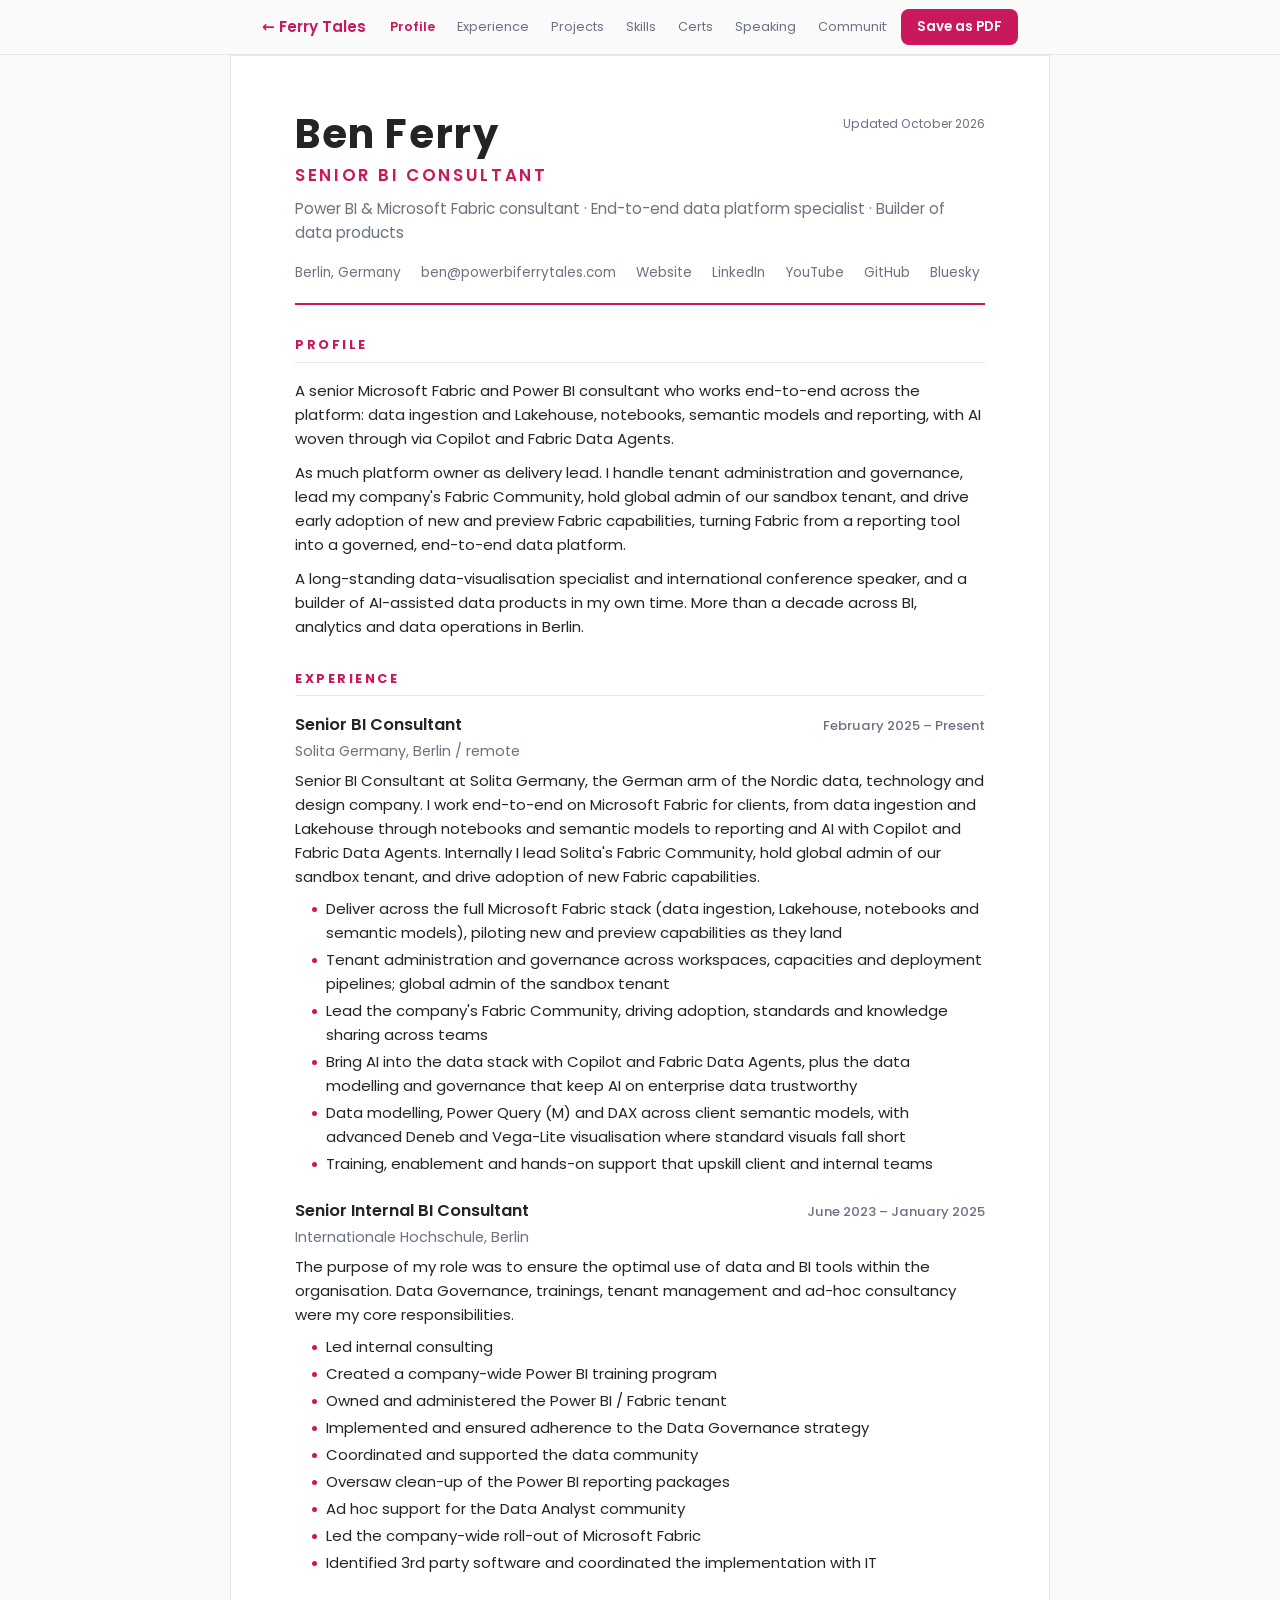
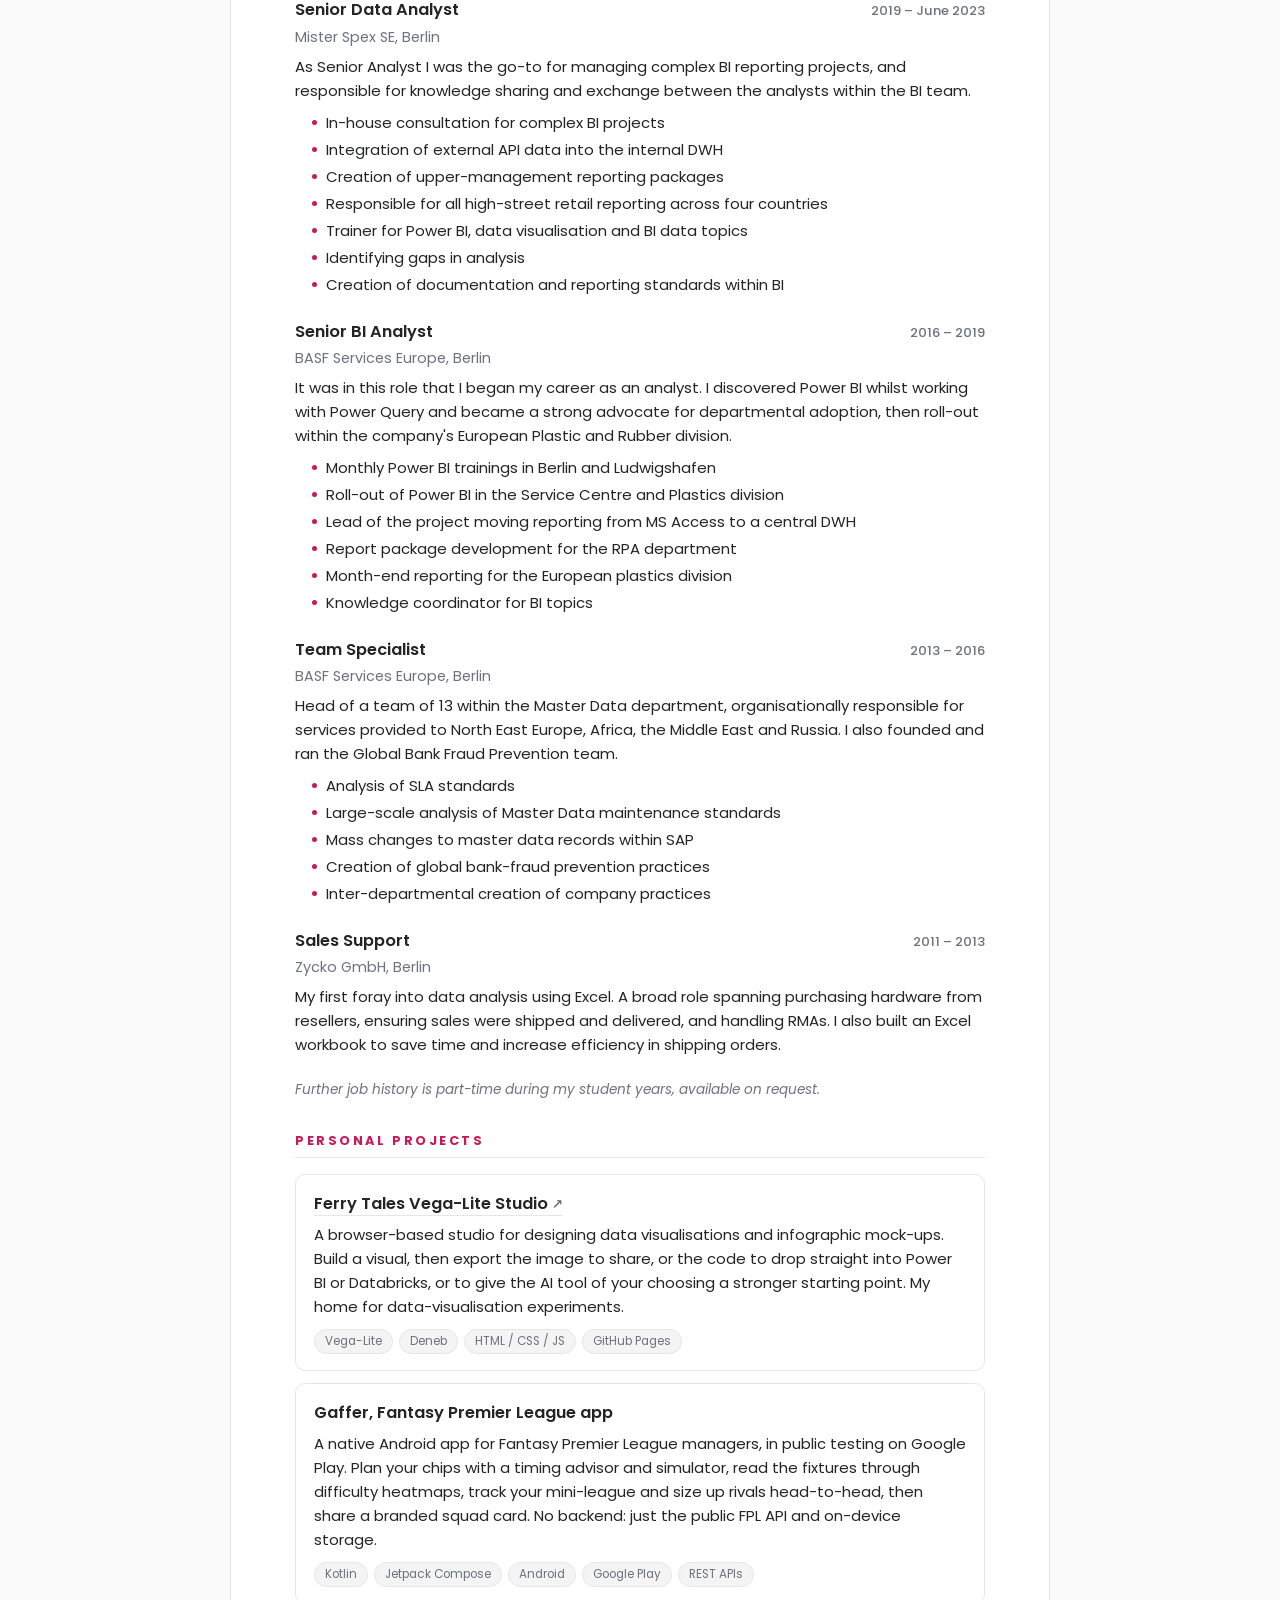
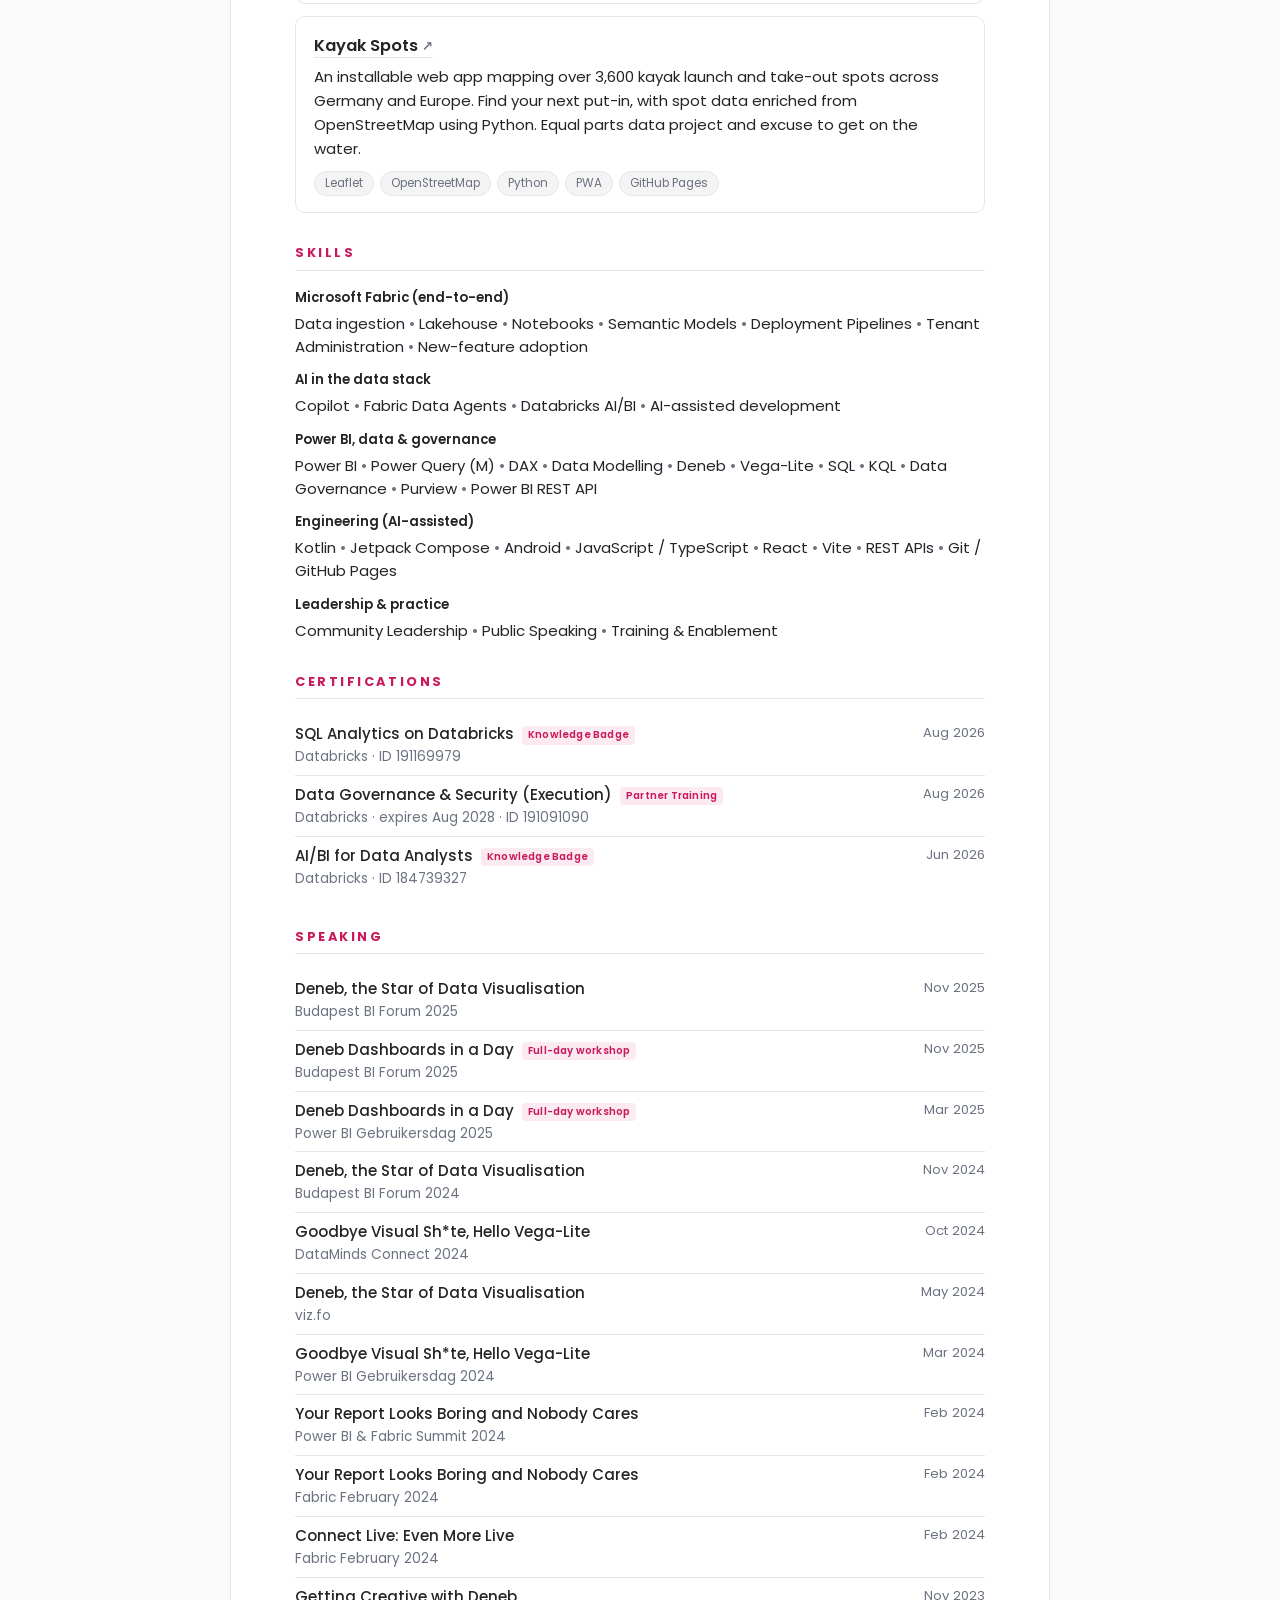
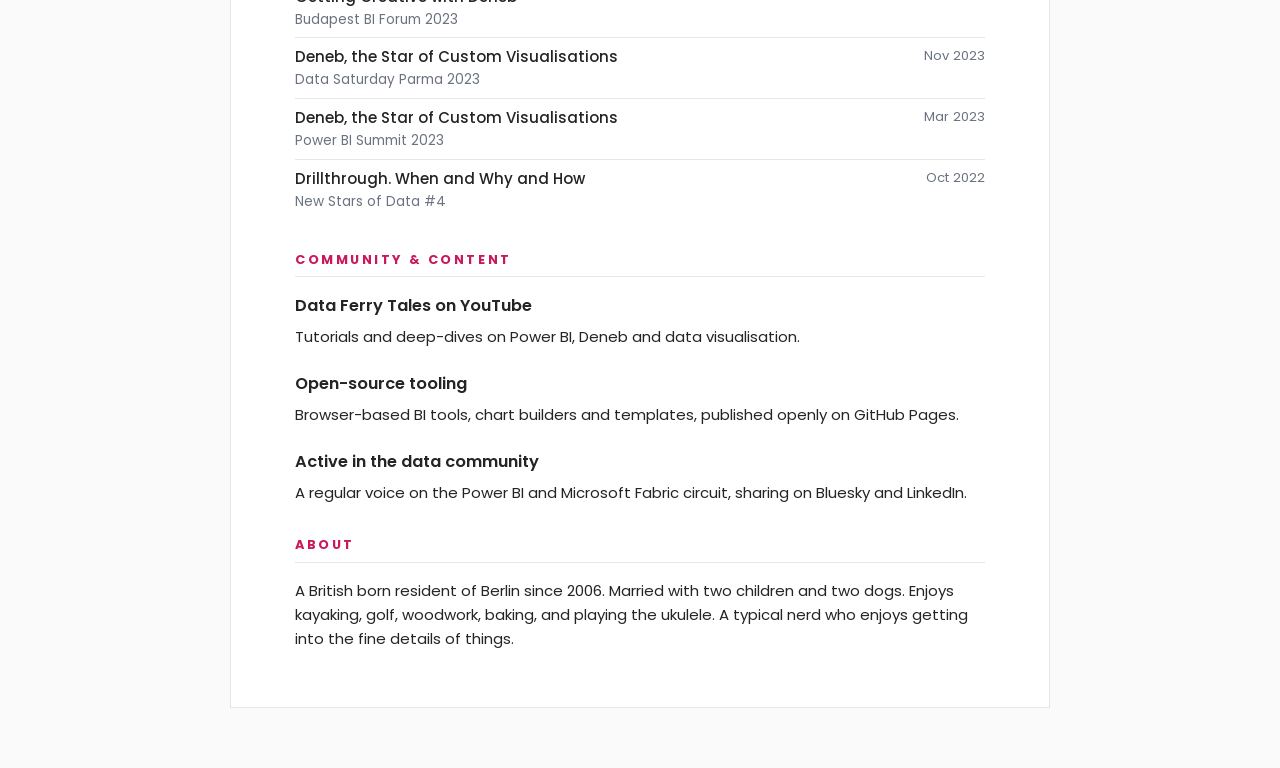
<file: cv/index.html>
<!DOCTYPE html>
<html lang="en">
<head>
  <meta charset="UTF-8">
  <meta name="viewport" content="width=device-width, initial-scale=1.0">
  <title>Ben Ferry, CV</title>
  <meta name="description" content="Living CV of Ben Ferry, Senior BI Consultant. Power BI &amp; Microsoft Fabric, data visualisation, and a builder of data products.">
  <meta property="og:title" content="Ben Ferry, CV">
  <meta property="og:description" content="Senior BI Consultant. Power BI &amp; Microsoft Fabric, data visualisation, builder of data products.">
  <meta property="og:type" content="profile">
  <link rel="preconnect" href="https://fonts.googleapis.com">
  <link rel="preconnect" href="https://fonts.gstatic.com" crossorigin>
  <link href="https://fonts.googleapis.com/css2?family=Poppins:wght@400;500;600;700&display=swap" rel="stylesheet">
  <style>
    /* ── Tokens — one accent, neutrals exempt ── */
    :root{
      --accent:#c9185b;       /* the single brand accent */
      --ink:#222426;          /* primary text */
      --muted:#6b7280;        /* secondary text / dates */
      --rule:#e6e6e6;         /* hairline separators */
      --paper:#ffffff;
      --chip:#f4f4f5;         /* neutral chip fill */
      --maxw:820px;
    }
    *,*::before,*::after{box-sizing:border-box;margin:0;padding:0}
    html{-webkit-text-size-adjust:100%;scroll-behavior:smooth}
    @media(prefers-reduced-motion:reduce){html{scroll-behavior:auto}}
    body{
      font-family:'Poppins',system-ui,sans-serif;
      color:var(--ink);
      background:#fafafa;
      line-height:1.6;
      font-size:15px;
    }

    /* ── Scroll progress (screen only) ── */
    .progress{position:fixed;top:0;left:0;height:3px;width:0;background:var(--accent);z-index:60;transition:width .08s linear}

    /* ── Sticky top bar (screen only) ── */
    .topbar{position:sticky;top:0;z-index:50;background:rgba(250,250,250,.9);backdrop-filter:saturate(180%) blur(8px);-webkit-backdrop-filter:saturate(180%) blur(8px);border-bottom:1px solid var(--rule)}
    .topbar-inner{max-width:var(--maxw);margin:0 auto;display:flex;align-items:center;gap:14px;padding:9px 32px}
    .brand{color:var(--accent);text-decoration:none;font-weight:600;font-size:.95rem;white-space:nowrap}
    .brand:hover{opacity:.7}
    .secnav{display:flex;gap:2px;flex:1;overflow-x:auto;scrollbar-width:none}
    .secnav::-webkit-scrollbar{display:none}
    .secnav a{font-size:.8rem;color:var(--muted);text-decoration:none;padding:5px 10px;border-radius:6px;white-space:nowrap;transition:color .15s,background .15s}
    .secnav a:hover{color:var(--ink);background:var(--chip)}
    .secnav a.active{color:var(--accent);font-weight:600}
    .topbar-actions{display:flex;align-items:center;gap:10px;white-space:nowrap}
    .updated{color:var(--muted);font-size:.8rem}
    .btn{
      font-family:inherit;font-size:.85rem;font-weight:600;
      color:#fff;background:var(--accent);
      border:none;border-radius:8px;
      padding:8px 16px;cursor:pointer;
      transition:opacity .15s;
    }
    .btn:hover{opacity:.85}

    /* ── Sheet ── */
    .sheet{
      max-width:var(--maxw);
      margin:0 auto 60px;
      background:var(--paper);
      border:1px solid var(--rule);
      padding:56px 64px;
    }

    /* ── Masthead ── */
    .masthead{position:relative;border-bottom:2px solid var(--accent);padding-bottom:20px;margin-bottom:28px}
    .masthead .stamp{position:absolute;top:2px;right:0;color:var(--muted);font-size:.76rem}
    .masthead h1{
      font-size:2.5rem;font-weight:700;letter-spacing:.04em;
      color:var(--ink);line-height:1.1;
    }
    .masthead .role{
      color:var(--accent);font-weight:600;font-size:1.05rem;
      letter-spacing:.16em;text-transform:uppercase;margin-top:6px;
    }
    .masthead .tagline{color:var(--muted);margin-top:8px;font-size:.95rem}
    .contact{
      display:flex;flex-wrap:wrap;gap:6px 20px;margin-top:16px;
      font-size:.85rem;
    }
    .contact a,.contact span{color:var(--muted);text-decoration:none}
    .contact a:hover{color:var(--accent)}

    /* ── Sections ── */
    section{margin-top:30px;scroll-margin-top:66px}
    h2{
      font-size:.8rem;font-weight:700;letter-spacing:.2em;text-transform:uppercase;
      color:var(--accent);
      padding-bottom:6px;border-bottom:1px solid var(--rule);
      margin-bottom:16px;
    }
    .profile p{margin-bottom:10px}
    .profile p:last-child{margin-bottom:0}

    /* ── Entry (experience / now) ── */
    .entry{margin-bottom:22px;break-inside:avoid}
    .entry:last-child{margin-bottom:0}
    .entry-head{display:flex;justify-content:space-between;align-items:baseline;gap:16px;flex-wrap:wrap}
    .entry-title{font-weight:600;font-size:1.02rem}
    .entry-org{color:var(--muted);font-size:.9rem;margin-top:2px}
    .entry-dates{color:var(--muted);font-size:.82rem;white-space:nowrap;font-weight:500}
    .entry-summary{margin-top:6px}
    .entry ul{margin:8px 0 0 0;padding-left:1.1em;list-style:none}
    .entry ul li{position:relative;padding-left:14px;margin-bottom:3px}
    .entry ul li::before{content:"";position:absolute;left:0;top:.62em;width:5px;height:5px;background:var(--accent);border-radius:50%}

    /* ── Tags ── */
    .tags{display:flex;flex-wrap:wrap;gap:6px;margin-top:10px}
    .tag{
      font-size:.74rem;color:var(--muted);
      background:var(--chip);border:1px solid var(--rule);
      border-radius:999px;padding:2px 10px;
    }

    /* ── Skills ── */
    .skill-group{margin-bottom:11px}
    .skill-group h3{font-size:.82rem;font-weight:600;color:var(--ink);margin-bottom:4px}
    .skill-line{line-height:1.55;margin:0}
    .skill-line .sep{color:var(--muted)}

    /* ── Speaking ── */
    .talk{display:flex;justify-content:space-between;gap:16px;padding:7px 0;border-bottom:1px solid var(--rule)}
    .talk:last-child{border-bottom:none}
    .talk .meta{min-width:0}
    .talk .title{font-weight:500}
    .talk .event{color:var(--muted);font-size:.85rem}
    .talk .date{color:var(--muted);font-size:.82rem;white-space:nowrap}
    .talk-label{display:inline-block;font-size:.64rem;font-weight:600;color:var(--accent);background:#fbeaf0;border-radius:4px;padding:1px 6px;margin-left:8px;vertical-align:1px;letter-spacing:.02em}

    /* ── Two-up footer sections ── */
    .grid2{display:grid;grid-template-columns:1fr 1fr;gap:30px}
    .pill-list{display:flex;flex-wrap:wrap;gap:6px}
    .footer .interests{margin-top:8px}
    .note{color:var(--muted);font-size:.85rem;font-style:italic;margin-top:10px}

    /* ── Website-feel touches (screen only) ── */
    .contact a{transition:color .15s}
    .now .entry{border:1px solid var(--rule);border-radius:10px;padding:16px 18px;margin-bottom:12px}
    .now .entry:last-child{margin-bottom:0}
    .entry-title a{color:inherit;text-decoration:none;border-bottom:1px solid var(--rule);transition:color .15s,border-color .15s}
    .entry-title a:hover{color:var(--accent);border-bottom-color:var(--accent)}
    .entry-title .ext{color:var(--muted);font-size:.82em;border:none}
    .now-fig{display:block;margin:12px 0 2px}
    .now-fig img{display:block;width:100%;max-width:420px;height:auto;border:1px solid var(--rule);border-radius:8px;background:#f6f5f2}

    /* ── Scroll reveal (only when JS runs; print & reduced-motion opt out) ── */
    html.js .reveal{opacity:0;transform:translateY(14px);transition:opacity .5s ease,transform .5s ease}
    html.js .reveal.in{opacity:1;transform:none}
    @media(prefers-reduced-motion:reduce){html.js .reveal{opacity:1;transform:none;transition:none}}

    @media(max-width:680px){
      .sheet{padding:32px 22px}
      .masthead h1{font-size:2rem}
      .grid2{grid-template-columns:1fr;gap:20px}
      .topbar-inner{padding:9px 16px;gap:10px}
    }

    /* Hide the section nav before it gets tight enough to clip a label */
    @media(max-width:760px){ .secnav{display:none} }

    /* ── Print / PDF ── */
    @media print{
      html{font-size:12.27px}
      body{background:#fff;font-size:11.5px}
      .topbar,.progress{display:none}
      .sheet{border:none;max-width:none;margin:0;padding:0 5mm}
      section{margin-top:16px}
      .masthead{margin-bottom:16px;padding-bottom:14px}
      h2{break-after:avoid;margin-bottom:10px;padding-bottom:5px}
      .profile p{margin-bottom:7px}
      .entry{margin-bottom:12px;break-inside:auto}
      .talk,.skill-group,.now .entry{break-inside:avoid}
      .skill-group{margin-bottom:7px}
      .talk{padding:4px 0}
      .now .entry{border:none;border-radius:0;padding:0;margin-bottom:12px}
      .reveal{opacity:1 !important;transform:none !important}
      a{color:inherit;text-decoration:none}
      @page{margin:10mm}
    }
  </style>
</head>
<body>

  <div class="progress" id="progress" aria-hidden="true"></div>

  <header class="topbar">
    <div class="topbar-inner">
      <a class="brand" href="../index.html">← Ferry Tales</a>
      <nav class="secnav" id="secnav" aria-label="CV sections"></nav>
      <div class="topbar-actions">
        <button class="btn" onclick="window.print()">Save as PDF</button>
      </div>
    </div>
  </header>

  <main class="sheet" id="cv" aria-busy="true">
    <p style="color:var(--muted)">Loading…</p>
  </main>

  <!-- ════════════════════════════════════════════════════════════════
       CV DATA — single source of truth. Edit this block to update the CV.
       (Embedded so the page works when opened directly, with no server.)
       ════════════════════════════════════════════════════════════════ -->
  <script type="application/json" id="cv-data">
{
  "updated": "October 2026",
  "name": "Ben Ferry",
  "title": "Senior BI Consultant",
  "tagline": "Power BI & Microsoft Fabric consultant · End-to-end data platform specialist · Builder of data products",
  "contact": {
    "email": "ben@powerbiferrytales.com",
    "location": "Berlin, Germany",
    "website": "https://dataferrytales.github.io",
    "youtube": "https://www.youtube.com/@DataFerryTales",
    "linkedin": "https://www.linkedin.com/in/dataferrytales/",
    "github": "https://github.com/dataferrytales",
    "bluesky": "https://bsky.app/profile/dataferrytales.bsky.social"
  },
  "profile": [
    "A senior Microsoft Fabric and Power BI consultant who works end-to-end across the platform: data ingestion and Lakehouse, notebooks, semantic models and reporting, with AI woven through via Copilot and Fabric Data Agents.",
    "As much platform owner as delivery lead. I handle tenant administration and governance, lead my company's Fabric Community, hold global admin of our sandbox tenant, and drive early adoption of new and preview Fabric capabilities, turning Fabric from a reporting tool into a governed, end-to-end data platform.",
    "A long-standing data-visualisation specialist and international conference speaker, and a builder of AI-assisted data products in my own time. More than a decade across BI, analytics and data operations in Berlin."
  ],
  "now": [
    {
      "name": "Ferry Tales Vega-Lite Studio",
      "link": "https://dataferrytales.github.io/studio/vegalite.html",
      "blurb": "A browser-based studio for designing data visualisations and infographic mock-ups. Build a visual, then export the image to share, or the code to drop straight into Power BI or Databricks, or to give the AI tool of your choosing a stronger starting point. My home for data-visualisation experiments.",
      "tags": ["Vega-Lite", "Deneb", "HTML / CSS / JS", "GitHub Pages"]
    },
    {
      "name": "Gaffer, Fantasy Premier League app",
      "blurb": "A native Android app for Fantasy Premier League managers, in public testing on Google Play. Plan your chips with a timing advisor and simulator, read the fixtures through difficulty heatmaps, track your mini-league and size up rivals head-to-head, then share a branded squad card. No backend: just the public FPL API and on-device storage.",
      "tags": ["Kotlin", "Jetpack Compose", "Android", "Google Play", "REST APIs"]
    },
    {
      "name": "Kayak Spots",
      "link": "https://dataferrytales.github.io/kayak-spots/",
      "blurb": "An installable web app mapping over 3,600 kayak launch and take-out spots across Germany and Europe. Find your next put-in, with spot data enriched from OpenStreetMap using Python. Equal parts data project and excuse to get on the water.",
      "tags": ["Leaflet", "OpenStreetMap", "Python", "PWA", "GitHub Pages"]
    }
  ],
  "experience": [
    {
      "role": "Senior BI Consultant",
      "org": "Solita Germany",
      "location": "Berlin / remote",
      "start": "February 2025",
      "end": "Present",
      "summary": "Senior BI Consultant at Solita Germany, the German arm of the Nordic data, technology and design company. I work end-to-end on Microsoft Fabric for clients, from data ingestion and Lakehouse through notebooks and semantic models to reporting and AI with Copilot and Fabric Data Agents. Internally I lead Solita's Fabric Community, hold global admin of our sandbox tenant, and drive adoption of new Fabric capabilities.",
      "bullets": [
        "Deliver across the full Microsoft Fabric stack (data ingestion, Lakehouse, notebooks and semantic models), piloting new and preview capabilities as they land",
        "Tenant administration and governance across workspaces, capacities and deployment pipelines; global admin of the sandbox tenant",
        "Lead the company's Fabric Community, driving adoption, standards and knowledge sharing across teams",
        "Bring AI into the data stack with Copilot and Fabric Data Agents, plus the data modelling and governance that keep AI on enterprise data trustworthy",
        "Data modelling, Power Query (M) and DAX across client semantic models, with advanced Deneb and Vega-Lite visualisation where standard visuals fall short",
        "Training, enablement and hands-on support that upskill client and internal teams"
      ]
    },
    {
      "role": "Senior Internal BI Consultant",
      "org": "Internationale Hochschule",
      "location": "Berlin",
      "start": "June 2023",
      "end": "January 2025",
      "summary": "The purpose of my role was to ensure the optimal use of data and BI tools within the organisation. Data Governance, trainings, tenant management and ad-hoc consultancy were my core responsibilities.",
      "bullets": [
        "Led internal consulting",
        "Created a company-wide Power BI training program",
        "Owned and administered the Power BI / Fabric tenant",
        "Implemented and ensured adherence to the Data Governance strategy",
        "Coordinated and supported the data community",
        "Oversaw clean-up of the Power BI reporting packages",
        "Ad hoc support for the Data Analyst community",
        "Led the company-wide roll-out of Microsoft Fabric",
        "Identified 3rd party software and coordinated the implementation with IT"
      ]
    },
    {
      "role": "Senior Data Analyst",
      "org": "Mister Spex SE",
      "location": "Berlin",
      "start": "2019",
      "end": "June 2023",
      "summary": "As Senior Analyst I was the go-to for managing complex BI reporting projects, and responsible for knowledge sharing and exchange between the analysts within the BI team.",
      "bullets": [
        "In-house consultation for complex BI projects",
        "Integration of external API data into the internal DWH",
        "Creation of upper-management reporting packages",
        "Responsible for all high-street retail reporting across four countries",
        "Trainer for Power BI, data visualisation and BI data topics",
        "Identifying gaps in analysis",
        "Creation of documentation and reporting standards within BI"
      ]
    },
    {
      "role": "Senior BI Analyst",
      "org": "BASF Services Europe",
      "location": "Berlin",
      "start": "2016",
      "end": "2019",
      "summary": "It was in this role that I began my career as an analyst. I discovered Power BI whilst working with Power Query and became a strong advocate for departmental adoption, then roll-out within the company's European Plastic and Rubber division.",
      "bullets": [
        "Monthly Power BI trainings in Berlin and Ludwigshafen",
        "Roll-out of Power BI in the Service Centre and Plastics division",
        "Lead of the project moving reporting from MS Access to a central DWH",
        "Report package development for the RPA department",
        "Month-end reporting for the European plastics division",
        "Knowledge coordinator for BI topics"
      ]
    },
    {
      "role": "Team Specialist",
      "org": "BASF Services Europe",
      "location": "Berlin",
      "start": "2013",
      "end": "2016",
      "summary": "Head of a team of 13 within the Master Data department, organisationally responsible for services provided to North East Europe, Africa, the Middle East and Russia. I also founded and ran the Global Bank Fraud Prevention team.",
      "bullets": [
        "Analysis of SLA standards",
        "Large-scale analysis of Master Data maintenance standards",
        "Mass changes to master data records within SAP",
        "Creation of global bank-fraud prevention practices",
        "Inter-departmental creation of company practices"
      ]
    },
    {
      "role": "Sales Support",
      "org": "Zycko GmbH",
      "location": "Berlin",
      "start": "2011",
      "end": "2013",
      "summary": "My first foray into data analysis using Excel. A broad role spanning purchasing hardware from resellers, ensuring sales were shipped and delivered, and handling RMAs. I also built an Excel workbook to save time and increase efficiency in shipping orders.",
      "bullets": []
    }
  ],
  "experienceNote": "Further job history is part-time during my student years, available on request.",
  "skills": [
    {
      "group": "Microsoft Fabric (end-to-end)",
      "items": ["Data ingestion", "Lakehouse", "Notebooks", "Semantic Models", "Deployment Pipelines", "Tenant Administration", "New-feature adoption"]
    },
    {
      "group": "AI in the data stack",
      "items": ["Copilot", "Fabric Data Agents", "Databricks AI/BI", "AI-assisted development"]
    },
    {
      "group": "Power BI, data & governance",
      "items": ["Power BI", "Power Query (M)", "DAX", "Data Modelling", "Deneb", "Vega-Lite", "SQL", "KQL", "Data Governance", "Purview", "Power BI REST API"]
    },
    {
      "group": "Engineering (AI-assisted)",
      "items": ["Kotlin", "Jetpack Compose", "Android", "JavaScript / TypeScript", "React", "Vite", "REST APIs", "Git / GitHub Pages"]
    },
    {
      "group": "Leadership & practice",
      "items": ["Community Leadership", "Public Speaking", "Training & Enablement"]
    }
  ],
  "certifications": [
    { "name": "SQL Analytics on Databricks", "kind": "Knowledge Badge", "issuer": "Databricks", "issued": "Aug 2026", "credentialId": "191169979" },
    { "name": "Data Governance & Security (Execution)", "kind": "Partner Training", "issuer": "Databricks", "issued": "Aug 2026", "expires": "Aug 2028", "credentialId": "191091090" },
    { "name": "AI/BI for Data Analysts", "kind": "Knowledge Badge", "issuer": "Databricks", "issued": "Jun 2026", "credentialId": "184739327" }
  ],
  "speaking": [
    { "event": "Budapest BI Forum 2025", "date": "Nov 2025", "talk": "Deneb, the Star of Data Visualisation" },
    { "event": "Budapest BI Forum 2025", "date": "Nov 2025", "talk": "Deneb Dashboards in a Day", "label": "Full-day workshop" },
    { "event": "Power BI Gebruikersdag 2025", "date": "Mar 2025", "talk": "Deneb Dashboards in a Day", "label": "Full-day workshop" },
    { "event": "Budapest BI Forum 2024", "date": "Nov 2024", "talk": "Deneb, the Star of Data Visualisation" },
    { "event": "DataMinds Connect 2024", "date": "Oct 2024", "talk": "Goodbye Visual Sh*te, Hello Vega-Lite" },
    { "event": "viz.fo", "date": "May 2024", "talk": "Deneb, the Star of Data Visualisation" },
    { "event": "Power BI Gebruikersdag 2024", "date": "Mar 2024", "talk": "Goodbye Visual Sh*te, Hello Vega-Lite" },
    { "event": "Power BI & Fabric Summit 2024", "date": "Feb 2024", "talk": "Your Report Looks Boring and Nobody Cares" },
    { "event": "Fabric February 2024", "date": "Feb 2024", "talk": "Your Report Looks Boring and Nobody Cares" },
    { "event": "Fabric February 2024", "date": "Feb 2024", "talk": "Connect Live: Even More Live" },
    { "event": "Budapest BI Forum 2023", "date": "Nov 2023", "talk": "Getting Creative with Deneb" },
    { "event": "Data Saturday Parma 2023", "date": "Nov 2023", "talk": "Deneb, the Star of Custom Visualisations" },
    { "event": "Power BI Summit 2023", "date": "Mar 2023", "talk": "Deneb, the Star of Custom Visualisations" },
    { "event": "New Stars of Data #4", "date": "Oct 2022", "talk": "Drillthrough. When and Why and How" }
  ],
  "community": [
    { "name": "Data Ferry Tales on YouTube", "blurb": "Tutorials and deep-dives on Power BI, Deneb and data visualisation." },
    { "name": "Open-source tooling", "blurb": "Browser-based BI tools, chart builders and templates, published openly on GitHub Pages." },
    { "name": "Active in the data community", "blurb": "A regular voice on the Power BI and Microsoft Fabric circuit, sharing on Bluesky and LinkedIn." }
  ],
  "about": "A British born resident of Berlin since 2006. Married with two children and two dogs. Enjoys kayaking, golf, woodwork, baking, and playing the ukulele. A typical nerd who enjoys getting into the fine details of things.",
  "interests": ""
}
  </script>

  <script>
    const esc = s => String(s).replace(/[&<>"]/g, c => ({'&':'&amp;','<':'&lt;','>':'&gt;','"':'&quot;'}[c]));

    function contactRow(c){
      const parts = [];
      if(c.location) parts.push(`<span>${esc(c.location)}</span>`);
      if(c.email)    parts.push(`<a href="mailto:${esc(c.email)}">${esc(c.email)}</a>`);
      if(c.website)  parts.push(`<a href="${esc(c.website)}" target="_blank" rel="noopener">Website</a>`);
      if(c.linkedin) parts.push(`<a href="${esc(c.linkedin)}" target="_blank" rel="noopener">LinkedIn</a>`);
      if(c.youtube)  parts.push(`<a href="${esc(c.youtube)}" target="_blank" rel="noopener">YouTube</a>`);
      if(c.github)   parts.push(`<a href="${esc(c.github)}" target="_blank" rel="noopener">GitHub</a>`);
      if(c.bluesky)  parts.push(`<a href="${esc(c.bluesky)}" target="_blank" rel="noopener">Bluesky</a>`);
      return `<div class="contact">${parts.join('')}</div>`;
    }

    const tags = arr => arr && arr.length
      ? `<div class="tags">${arr.map(t=>`<span class="tag">${esc(t)}</span>`).join('')}</div>` : '';

    function nowSection(items){
      if(!items || !items.length) return '';
      return `<section class="now"><h2>Personal Projects</h2>${items.map(p=>{
        const title = p.link
          ? `<a href="${esc(p.link)}" target="_blank" rel="noopener">${esc(p.name)} <span class="ext" aria-hidden="true">↗</span></a>`
          : esc(p.name);
        let fig = '';
        if(p.image){
          const img = `<img src="${esc(p.image)}" alt="${esc(p.imageAlt||p.name)}" loading="lazy">`;
          fig = p.link
            ? `<a class="now-fig" href="${esc(p.link)}" target="_blank" rel="noopener">${img}</a>`
            : `<div class="now-fig">${img}</div>`;
        }
        return `<div class="entry">
          <div class="entry-head"><span class="entry-title">${title}</span></div>
          <p class="entry-summary">${esc(p.blurb)}</p>
          ${fig}
          ${tags(p.tags)}
        </div>`;
      }).join('')}</section>`;
    }

    function experienceSection(items, note){
      if(!items || !items.length) return '';
      const body = items.map(e=>`
        <div class="entry">
          <div class="entry-head">
            <span class="entry-title">${esc(e.role)}</span>
            <span class="entry-dates">${esc(e.start)} – ${esc(e.end)}</span>
          </div>
          <div class="entry-org">${esc(e.org)}${e.location?', '+esc(e.location):''}</div>
          ${e.summary?`<p class="entry-summary">${esc(e.summary)}</p>`:''}
          ${e.bullets && e.bullets.length?`<ul>${e.bullets.map(b=>`<li>${esc(b)}</li>`).join('')}</ul>`:''}
        </div>`).join('');
      return `<section><h2>Experience</h2>${body}${note?`<p class="note">${esc(note)}</p>`:''}</section>`;
    }

    function skillsSection(groups){
      if(!groups || !groups.length) return '';
      return `<section><h2>Skills</h2>${groups.map(g=>`
        <div class="skill-group">
          <h3>${esc(g.group)}</h3>
          <p class="skill-line">${g.items.map(esc).join(' <span class="sep">•</span> ')}</p>
        </div>`).join('')}</section>`;
    }

    function certificationsSection(items){
      if(!items || !items.length) return '';
      return `<section><h2>Certifications</h2>${items.map(c=>{
        const label = c.kind ? `<span class="talk-label">${esc(c.kind)}</span>` : '';
        const sub = [esc(c.issuer)];
        if(c.expires) sub.push(`expires ${esc(c.expires)}`);
        if(c.credentialId) sub.push(`ID ${esc(c.credentialId)}`);
        return `<div class="talk">
          <div class="meta"><div class="title">${esc(c.name)}${label}</div><div class="event">${sub.join(' · ')}</div></div>
          <div class="date">${esc(c.issued)}</div>
        </div>`;
      }).join('')}</section>`;
    }

    function speakingSection(items){
      if(!items || !items.length) return '';
      return `<section><h2>Speaking</h2>${items.map(t=>`
        <div class="talk">
          <div class="meta"><div class="title">${esc(t.talk)}${t.label?`<span class="talk-label">${esc(t.label)}</span>`:''}</div><div class="event">${esc(t.event)}</div></div>
          <div class="date">${esc(t.date)}</div>
        </div>`).join('')}</section>`;
    }

    function communitySection(items){
      if(!items || !items.length) return '';
      return `<section><h2>Community &amp; Content</h2>${items.map(c=>`
        <div class="entry">
          <div class="entry-head"><span class="entry-title">${esc(c.name)}</span></div>
          ${c.blurb?`<p class="entry-summary">${esc(c.blurb)}</p>`:''}
        </div>`).join('')}</section>`;
    }

    function footerSections(cv){
      const about = cv.about ? `<p>${esc(cv.about)}</p>` : '';
      const interests = cv.interests ? `<p class="interests">${esc(cv.interests)}</p>` : '';
      if(!about && !interests) return '';
      return `<div class="footer"><section><h2>About</h2>${about}${interests}</section></div>`;
    }

    function render(cv){
      document.title = `${cv.name}, CV`;
      const html = `
        <header class="masthead">
          ${cv.updated?`<div class="stamp">Updated ${esc(cv.updated)}</div>`:''}
          <h1>${esc(cv.name)}</h1>
          <div class="role">${esc(cv.title)}</div>
          ${cv.tagline?`<div class="tagline">${esc(cv.tagline)}</div>`:''}
          ${contactRow(cv.contact||{})}
        </header>
        ${cv.profile&&cv.profile.length?`<section class="profile"><h2>Profile</h2>${cv.profile.map(p=>`<p>${esc(p)}</p>`).join('')}</section>`:''}
        ${experienceSection(cv.experience, cv.experienceNote)}
        ${nowSection(cv.now)}
        ${skillsSection(cv.skills)}
        ${certificationsSection(cv.certifications)}
        ${speakingSection(cv.speaking)}
        ${communitySection(cv.community)}
        ${footerSections(cv)}
      `;
      const el = document.getElementById('cv');
      el.innerHTML = html;
      el.setAttribute('aria-busy','false');
    }

    const slug = s => s.toLowerCase().replace(/[^a-z0-9]+/g,'-').replace(/^-|-$/g,'');
    const NAV_LABELS = { 'personal-projects':'Projects', 'certifications':'Certs', 'community-content':'Community', 'education-about':'Education' };

    function enhance(){
      const cvEl = document.getElementById('cv');
      const sections = [...cvEl.querySelectorAll(':scope > section')];
      const nav = document.getElementById('secnav');

      // Build the section nav from whatever sections were rendered
      sections.forEach(s=>{
        const h = s.querySelector('h2'); if(!h) return;
        const id = slug(h.textContent);
        s.id = id;
        const a = document.createElement('a');
        a.href = '#'+id;
        a.textContent = NAV_LABELS[id] || h.textContent.trim();
        a.dataset.target = id;
        nav.appendChild(a);
      });
      const links = [...nav.querySelectorAll('a')];

      // Scroll-reveal (sections + footer block)
      const revealEls = [...sections];
      const footer = cvEl.querySelector('.footer'); if(footer) revealEls.push(footer);
      revealEls.forEach(el=>el.classList.add('reveal'));
      // Hard reveal: drop the .reveal hidden state entirely so visibility never
      // depends on a transition actually running (belt-and-braces for odd envs).
      const hardReveal = ()=>revealEls.forEach(el=>{ el.classList.add('in'); el.classList.remove('reveal'); });

      try{
        if('IntersectionObserver' in window){
          const ro = new IntersectionObserver((entries)=>{
            entries.forEach(e=>{ if(e.isIntersecting){ e.target.classList.add('in'); ro.unobserve(e.target); } });
          }, { rootMargin:'0px 0px -8% 0px', threshold:0.05 });
          revealEls.forEach(el=>ro.observe(el));

          // Scroll-spy: highlight the section crossing the middle band
          const so = new IntersectionObserver((entries)=>{
            entries.forEach(e=>{ if(e.isIntersecting){
              links.forEach(l=>l.classList.toggle('active', l.dataset.target===e.target.id));
            }});
          }, { rootMargin:'-45% 0px -50% 0px', threshold:0 });
          sections.forEach(s=>so.observe(s));
        } else {
          hardReveal();
        }
      }catch(e){ hardReveal(); }

      // Fail-safe: if nothing has revealed shortly after load, force everything visible
      setTimeout(()=>{ if(!cvEl.querySelector('.reveal.in')) hardReveal(); }, 1000);

      // Scroll-progress bar
      const prog = document.getElementById('progress');
      const onScroll = ()=>{
        const h = document.documentElement;
        const max = h.scrollHeight - h.clientHeight;
        prog.style.width = (max>0 ? (h.scrollTop/max)*100 : 0) + '%';
      };
      window.addEventListener('scroll', onScroll, { passive:true });
      onScroll();
    }

    try{
      document.documentElement.classList.add('js');
      const data = JSON.parse(document.getElementById('cv-data').textContent);
      render(data);
      enhance();
    }catch(err){
      document.getElementById('cv').innerHTML =
        `<p style="color:var(--muted)">Couldn't read the embedded CV data (${esc(err.message)}).</p>`;
    }
  </script>
</body>
</html>
</file>
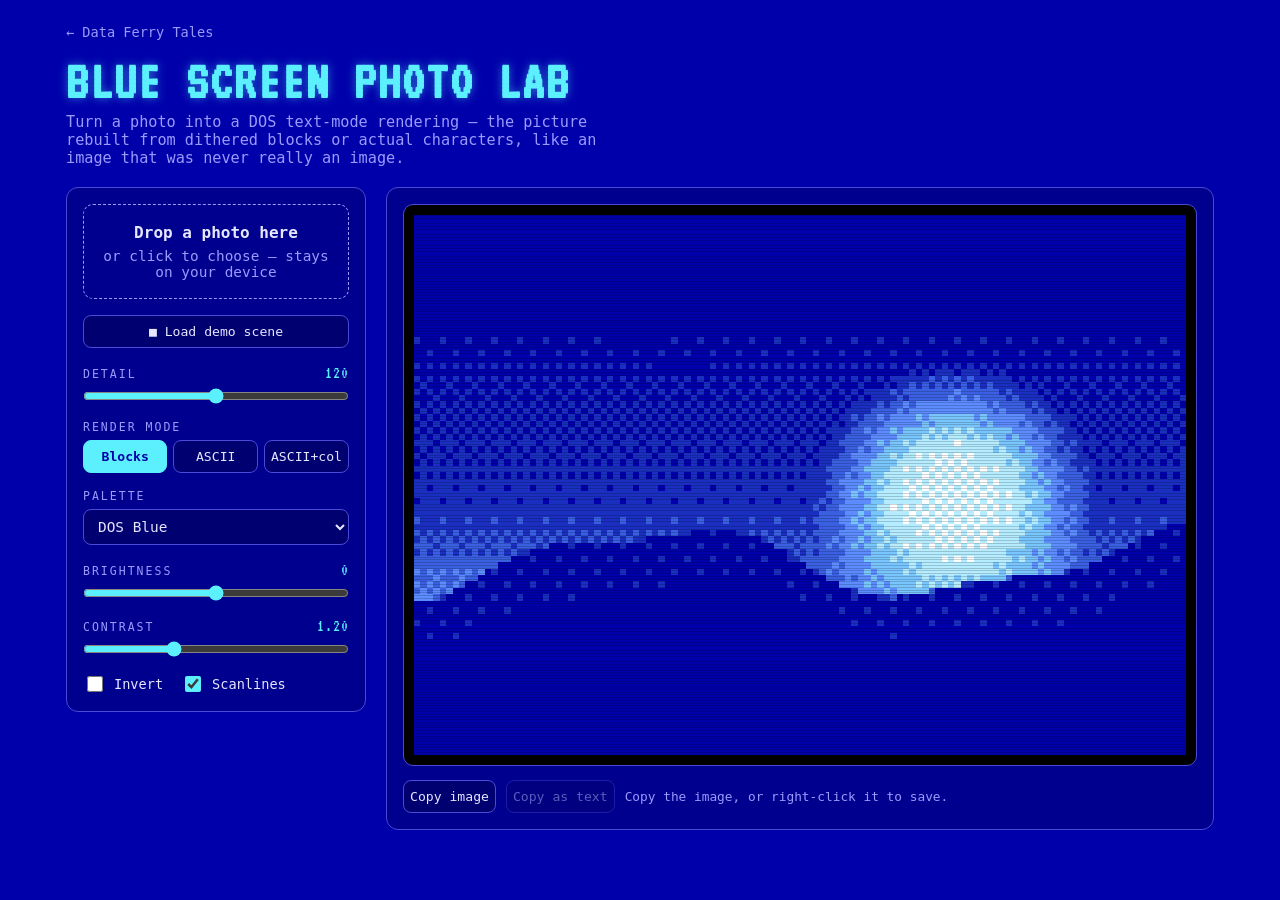
<file: lab/index.html>
<!doctype html>
<html lang="en">
<head>
<meta charset="utf-8">
<meta name="viewport" content="width=device-width,initial-scale=1,viewport-fit=cover">
<title>Blue Screen Photo Lab · Data Ferry Tales</title>
<meta name="description" content="Turn a photo into a DOS text-mode rendering — rebuilt from dithered blocks or actual characters, like an image that was never really an image.">
<link rel="stylesheet" href="https://fonts.googleapis.com/css2?family=VT323&display=swap">
<style>
  :root {
    --dos-blue:   #0000aa;
    --panel:      #00008e;
    --panel-2:    #000070;
    --ink:        #e6e6ff;
    --dim:        #9a9aff;
    --cyan:       #5cf0ff;
    --line:       #4a4ad6;
    --font-term:  'VT323', 'Courier New', monospace;
    --font-ui:    ui-monospace, 'Cascadia Mono', 'Consolas', monospace;
  }

  * { box-sizing: border-box; }

  body {
    margin: 0;
    background: var(--dos-blue);
    color: var(--ink);
    font-family: var(--font-ui);
    -webkit-font-smoothing: antialiased;
  }

  .app {
    max-width: 1180px;
    margin: 0 auto;
    padding-block: 22px 40px;
    padding-left: max(16px, env(safe-area-inset-left, 0px));
    padding-right: max(16px, env(safe-area-inset-right, 0px));
  }

  .back { display: inline-block; color: var(--dim); text-decoration: none; font-size: 0.85rem; margin-bottom: 14px; }
  .back:hover { color: var(--cyan); }

  header { margin-bottom: 20px; }
  h1 {
    font-family: var(--font-term);
    font-size: clamp(2.2rem, 6vw, 3.4rem);
    letter-spacing: 2px;
    color: var(--cyan);
    margin: 0;
    text-shadow: 0 0 10px rgba(92,240,255,0.45);
    text-wrap: balance;
  }
  .sub { color: var(--dim); font-size: 0.95rem; margin-top: 4px; max-width: 60ch; }

  .layout {
    display: grid;
    grid-template-columns: 300px 1fr;
    gap: 20px;
    align-items: start;
  }
  @media (max-width: 760px) { .layout { grid-template-columns: 1fr; } }

  .panel {
    background: var(--panel);
    border: 1px solid var(--line);
    border-radius: 12px;
    padding: 16px;
    min-width: 0;
  }

  .controls { display: flex; flex-direction: column; gap: 16px; }

  .dropzone {
    display: flex; flex-direction: column; align-items: center; justify-content: center;
    gap: 6px; text-align: center;
    border: 1px dashed var(--dim); border-radius: 10px;
    padding: 18px 12px; cursor: pointer;
    color: var(--dim); font-size: 0.9rem;
    transition: border-color .15s, color .15s, background .15s;
  }
  .dropzone:hover, .dropzone.drag { border-color: var(--cyan); color: var(--cyan); background: var(--panel-2); }
  .dropzone b { color: var(--ink); font-size: 1rem; }

  .field { display: flex; flex-direction: column; gap: 6px; }
  .field > label {
    font-size: 0.72rem; text-transform: uppercase; letter-spacing: 2px; color: var(--dim);
    display: flex; justify-content: space-between; align-items: baseline; gap: 8px;
  }
  .field .val { color: var(--cyan); font-family: var(--font-term); font-size: 1.1rem; letter-spacing: 1px; }

  input[type="range"] { width: 100%; accent-color: var(--cyan); margin: 0; }

  .seg { display: grid; grid-template-columns: 1fr 1fr 1fr; gap: 6px; }
  .seg button, .btn {
    font-family: var(--font-ui); font-size: 0.82rem;
    color: var(--ink); background: var(--panel-2);
    border: 1px solid var(--line); border-radius: 8px;
    padding: 8px 6px; cursor: pointer; transition: all .12s;
  }
  .seg button:hover, .btn:hover { border-color: var(--cyan); color: var(--cyan); }
  .seg button[aria-pressed="true"] { background: var(--cyan); color: var(--dos-blue); border-color: var(--cyan); font-weight: 700; }

  select {
    font-family: var(--font-ui); font-size: 0.9rem; color: var(--ink);
    background: var(--panel-2); border: 1px solid var(--line); border-radius: 8px;
    padding: 8px 10px; width: 100%;
  }

  .checks { display: flex; gap: 18px; flex-wrap: wrap; }
  .check { display: flex; align-items: center; gap: 8px; font-size: 0.85rem; color: var(--ink); cursor: pointer; }
  .check input { accent-color: var(--cyan); width: 16px; height: 16px; }

  .stage { display: flex; flex-direction: column; gap: 14px; }
  .screen {
    position: relative; width: 100%;
    background: #000; border: 1px solid var(--line); border-radius: 10px;
    overflow: auto; min-height: 240px;
    display: flex; align-items: center; justify-content: center; padding: 10px;
  }
  canvas#out { max-width: 100%; height: auto; image-rendering: pixelated; display: block; }

  .stage-actions { display: flex; gap: 10px; flex-wrap: wrap; align-items: center; }
  .note { color: var(--dim); font-size: 0.8rem; min-width: 0; }
  .btn:disabled { opacity: 0.4; cursor: not-allowed; }
  .btn:disabled:hover { border-color: var(--line); color: var(--ink); }

  :focus-visible { outline: 2px solid var(--cyan); outline-offset: 2px; }
</style>
</head>
<body>

<div class="app">
  <a class="back" href="../index.html">&larr; Data Ferry Tales</a>
  <header>
    <h1>BLUE SCREEN PHOTO LAB</h1>
    <p class="sub">Turn a photo into a DOS text-mode rendering &mdash; the picture rebuilt from dithered blocks or actual characters, like an image that was never really an image.</p>
  </header>

  <div class="layout">
    <section class="panel controls">
      <label class="dropzone" id="drop">
        <b>Drop a photo here</b>
        <span>or click to choose &mdash; stays on your device</span>
        <input type="file" id="file" accept="image/*" hidden>
      </label>
      <button class="btn" id="demo" type="button">&#9632; Load demo scene</button>

      <div class="field">
        <label for="detail">Detail <span class="val" id="detailVal">120</span></label>
        <input type="range" id="detail" min="40" max="200" step="4" value="120">
      </div>

      <div class="field">
        <label>Render mode</label>
        <div class="seg" id="mode">
          <button type="button" data-mode="blocks" aria-pressed="true">Blocks</button>
          <button type="button" data-mode="ascii">ASCII</button>
          <button type="button" data-mode="asciicol">ASCII+col</button>
        </div>
      </div>

      <div class="field">
        <label for="palette">Palette</label>
        <select id="palette">
          <option value="blue" selected>DOS Blue</option>
          <option value="cyan">Terminal Cyan</option>
          <option value="green">Phosphor Green</option>
          <option value="amber">Amber CRT</option>
          <option value="mono">Mono Grey</option>
        </select>
      </div>

      <div class="field">
        <label for="bright">Brightness <span class="val" id="brightVal">0</span></label>
        <input type="range" id="bright" min="-40" max="40" step="1" value="0">
      </div>

      <div class="field">
        <label for="contrast">Contrast <span class="val" id="contrastVal">1.2</span></label>
        <input type="range" id="contrast" min="50" max="260" step="1" value="120">
      </div>

      <div class="checks">
        <label class="check"><input type="checkbox" id="invert"> Invert</label>
        <label class="check"><input type="checkbox" id="scan" checked> Scanlines</label>
      </div>
    </section>

    <section class="panel stage">
      <div class="screen"><canvas id="out" width="600" height="400"></canvas></div>
      <div class="stage-actions">
        <button class="btn" id="copyimg" type="button">Copy image</button>
        <button class="btn" id="copy" type="button" disabled>Copy as text</button>
        <span class="note" id="note">Copy the image, or right-click it to save.</span>
      </div>
    </section>
  </div>
</div>

<script>
  const $ = id => document.getElementById(id);
  const out = $('out'), octx = out.getContext('2d');

  const PALETTES = {
    blue:  { bg:'#0000aa', fg:'#8ff2ff', levels:['#0000aa','#1a2fc0','#3a5fe0','#5c8cff','#79c6ff','#b6ecff','#ffffff'] },
    cyan:  { bg:'#001b22', fg:'#49f0ff', levels:['#001b22','#044049','#0a6b78','#17a7b8','#39d6e6','#9bf3fb','#ffffff'] },
    green: { bg:'#001a00', fg:'#39ff14', levels:['#001a00','#0a3a0a','#1f7a1f','#39c339','#73e673','#bdffbd','#ffffff'] },
    amber: { bg:'#1a0d00', fg:'#ffb000', levels:['#1a0d00','#3a2600','#7a4f00','#d38a00','#ffb347','#ffe0a3','#fff6e6'] },
    mono:  { bg:'#0a0a0a', fg:'#f0f0f0', levels:['#0a0a0a','#2a2a2a','#4f4f4f','#787878','#a6a6a6','#d4d4d4','#ffffff'] },
  };
  const ASCII_RAMP = " .:-=+*#%@";
  const BAYER = [[0,8,2,10],[12,4,14,6],[3,11,1,9],[15,7,13,5]].map(r => r.map(v => (v + 0.5) / 16));

  let srcCanvas = null;
  let lastText = '';

  const state = {
    get detail(){ return +$('detail').value; },
    get mode(){ return document.querySelector('#mode [aria-pressed="true"]').dataset.mode; },
    get palette(){ return PALETTES[$('palette').value]; },
    get bright(){ return +$('bright').value / 100; },
    get contrast(){ return +$('contrast').value / 100; },
    get invert(){ return $('invert').checked; },
    get scan(){ return $('scan').checked; },
  };

  function setSrc(image){
    const cap = 1000;
    let w = image.width, h = image.height;
    const s = Math.min(1, cap / Math.max(w, h));
    w = Math.max(1, Math.round(w * s)); h = Math.max(1, Math.round(h * s));
    srcCanvas = document.createElement('canvas');
    srcCanvas.width = w; srcCanvas.height = h;
    srcCanvas.getContext('2d').drawImage(image, 0, 0, w, h);
    render();
  }

  function loadFromFile(file){
    if (!file || !file.type.startsWith('image/')) return;
    const r = new FileReader();
    r.onload = () => { const img = new Image(); img.onload = () => setSrc(img); img.src = r.result; };
    r.readAsDataURL(file);
  }

  function buildDemo(){
    const c = document.createElement('canvas'); c.width = 800; c.height = 560;
    const x = c.getContext('2d');
    const sky = x.createLinearGradient(0, 0, 0, 560);
    sky.addColorStop(0, '#0b1030'); sky.addColorStop(0.55, '#5a3a66'); sky.addColorStop(0.75, '#e0825a'); sky.addColorStop(1, '#f6c17a');
    x.fillStyle = sky; x.fillRect(0, 0, 800, 560);
    const sun = x.createRadialGradient(560, 300, 10, 560, 300, 150);
    sun.addColorStop(0, '#fff8e8'); sun.addColorStop(0.4, '#ffd98a'); sun.addColorStop(1, 'rgba(255,200,120,0)');
    x.fillStyle = sun; x.beginPath(); x.arc(560, 300, 150, 0, 7); x.fill();
    const hill = (base, col) => { x.fillStyle = col; x.beginPath(); x.moveTo(0, 560);
      for (let i = 0; i <= 800; i += 20){ x.lineTo(i, base + Math.sin(i / 90 + base) * 34 + Math.cos(i / 37) * 10); }
      x.lineTo(800, 560); x.closePath(); x.fill(); };
    hill(360, '#3a2046'); hill(410, '#241533'); hill(470, '#120a1c');
    x.strokeStyle = '#0a0612'; x.lineWidth = 3;
    [[150,150],[200,135],[250,160]].forEach(([bx,by]) => { x.beginPath(); x.moveTo(bx, by); x.quadraticCurveTo(bx+12, by-10, bx+24, by); x.quadraticCurveTo(bx+36, by-10, bx+48, by); x.stroke(); });
    return c;
  }

  let raf = 0;
  function render(){
    if (!srcCanvas) return;
    cancelAnimationFrame(raf);
    raf = requestAnimationFrame(draw);
  }

  function draw(){
    const pal = state.palette, mode = state.mode;
    const cols = state.detail;
    const aspect = srcCanvas.height / srcCanvas.width;
    const charSquash = (mode === 'blocks') ? 1 : 0.5;
    const rows = Math.max(1, Math.round(cols * aspect * charSquash));

    const tmp = document.createElement('canvas'); tmp.width = cols; tmp.height = rows;
    const tctx = tmp.getContext('2d');
    tctx.drawImage(srcCanvas, 0, 0, cols, rows);
    const data = tctx.getImageData(0, 0, cols, rows).data;

    const L = new Float32Array(cols * rows);
    const b = state.bright, k = state.contrast, inv = state.invert;
    for (let i = 0; i < cols * rows; i++){
      const p = i * 4;
      let l = (0.299 * data[p] + 0.587 * data[p + 1] + 0.114 * data[p + 2]) / 255;
      l = (l - 0.5) * k + 0.5 + b;
      if (inv) l = 1 - l;
      L[i] = l < 0 ? 0 : l > 1 ? 1 : l;
    }

    const levels = pal.levels, nL = levels.length;
    if (mode === 'blocks'){
      const cell = Math.max(3, Math.round(820 / cols));
      out.width = cols * cell; out.height = rows * cell;
      octx.fillStyle = pal.bg; octx.fillRect(0, 0, out.width, out.height);
      for (let y = 0; y < rows; y++){
        for (let xx = 0; xx < cols; xx++){
          const t = BAYER[y & 3][xx & 3];
          let idx = Math.floor(L[y * cols + xx] * (nL - 1) + (t - 0.5));
          idx = idx < 0 ? 0 : idx > nL - 1 ? nL - 1 : idx;
          if (idx === 0) continue;
          octx.fillStyle = levels[idx];
          octx.fillRect(xx * cell, y * cell, cell, cell);
        }
      }
      lastText = '';
      $('copy').disabled = true;
    } else {
      const cw = 9, ch = 16;
      out.width = cols * cw; out.height = rows * ch;
      octx.fillStyle = pal.bg; octx.fillRect(0, 0, out.width, out.height);
      octx.font = ch + "px 'VT323', monospace";
      octx.textAlign = 'center'; octx.textBaseline = 'middle';
      const colour = (mode === 'asciicol');
      let text = '';
      for (let y = 0; y < rows; y++){
        for (let xx = 0; xx < cols; xx++){
          const l = L[y * cols + xx];
          const ci = Math.round(l * (ASCII_RAMP.length - 1));
          const chr = ASCII_RAMP[ci];
          text += chr;
          if (chr !== ' '){
            octx.fillStyle = colour ? levels[Math.max(1, Math.round(l * (nL - 1)))] : pal.fg;
            octx.fillText(chr, xx * cw + cw / 2, y * ch + ch / 2);
          }
        }
        text += '\n';
      }
      lastText = text;
      $('copy').disabled = false;
    }

    if (state.scan) applyScanlines();
  }

  function applyScanlines(){
    const h = out.height;
    octx.save();
    octx.globalAlpha = 0.18; octx.fillStyle = '#000';
    for (let y = 0; y < h; y += 3) octx.fillRect(0, y, out.width, 1);
    octx.restore();
  }

  ['detail','bright','contrast','palette','invert','scan'].forEach(id => {
    $(id).addEventListener('input', () => { syncLabels(); render(); });
  });
  function syncLabels(){
    $('detailVal').textContent = $('detail').value;
    $('brightVal').textContent = (+$('bright').value > 0 ? '+' : '') + $('bright').value;
    $('contrastVal').textContent = (+$('contrast').value / 100).toFixed(2);
  }

  document.querySelectorAll('#mode button').forEach(btn => {
    btn.addEventListener('click', () => {
      document.querySelectorAll('#mode button').forEach(b => b.setAttribute('aria-pressed', 'false'));
      btn.setAttribute('aria-pressed', 'true');
      render();
    });
  });

  const drop = $('drop'), fileInput = $('file');
  fileInput.addEventListener('change', e => loadFromFile(e.target.files[0]));
  ['dragover','dragenter'].forEach(ev => drop.addEventListener(ev, e => { e.preventDefault(); drop.classList.add('drag'); }));
  ['dragleave','drop'].forEach(ev => drop.addEventListener(ev, e => { e.preventDefault(); drop.classList.remove('drag'); }));
  drop.addEventListener('drop', e => { if (e.dataTransfer.files[0]) loadFromFile(e.dataTransfer.files[0]); });

  $('demo').addEventListener('click', () => { srcCanvas = buildDemo(); render(); });

  $('copyimg').addEventListener('click', () => {
    out.toBlob(async (blob) => {
      if (!blob) { flash('Could not read the image'); return; }
      try {
        await navigator.clipboard.write([new ClipboardItem({ 'image/png': blob })]);
        flash('Image copied to clipboard');
      } catch(_) { flash('Copy blocked — right-click the picture to save'); }
    }, 'image/png');
  });

  $('copy').addEventListener('click', async () => {
    if (!lastText) return;
    try { await navigator.clipboard.writeText(lastText); flash('Copied ' + lastText.split('\n').length + ' lines'); }
    catch(_) { flash('Copy blocked — select the picture instead'); }
  });
  let flashTimer;
  function flash(msg){ const n = $('note'); const prev = n.dataset.base || n.textContent;
    n.dataset.base = prev; n.textContent = msg; clearTimeout(flashTimer);
    flashTimer = setTimeout(() => { n.textContent = n.dataset.base; }, 2200); }

  syncLabels();
  srcCanvas = buildDemo();
  render();
</script>

</body>
</html>
</file>
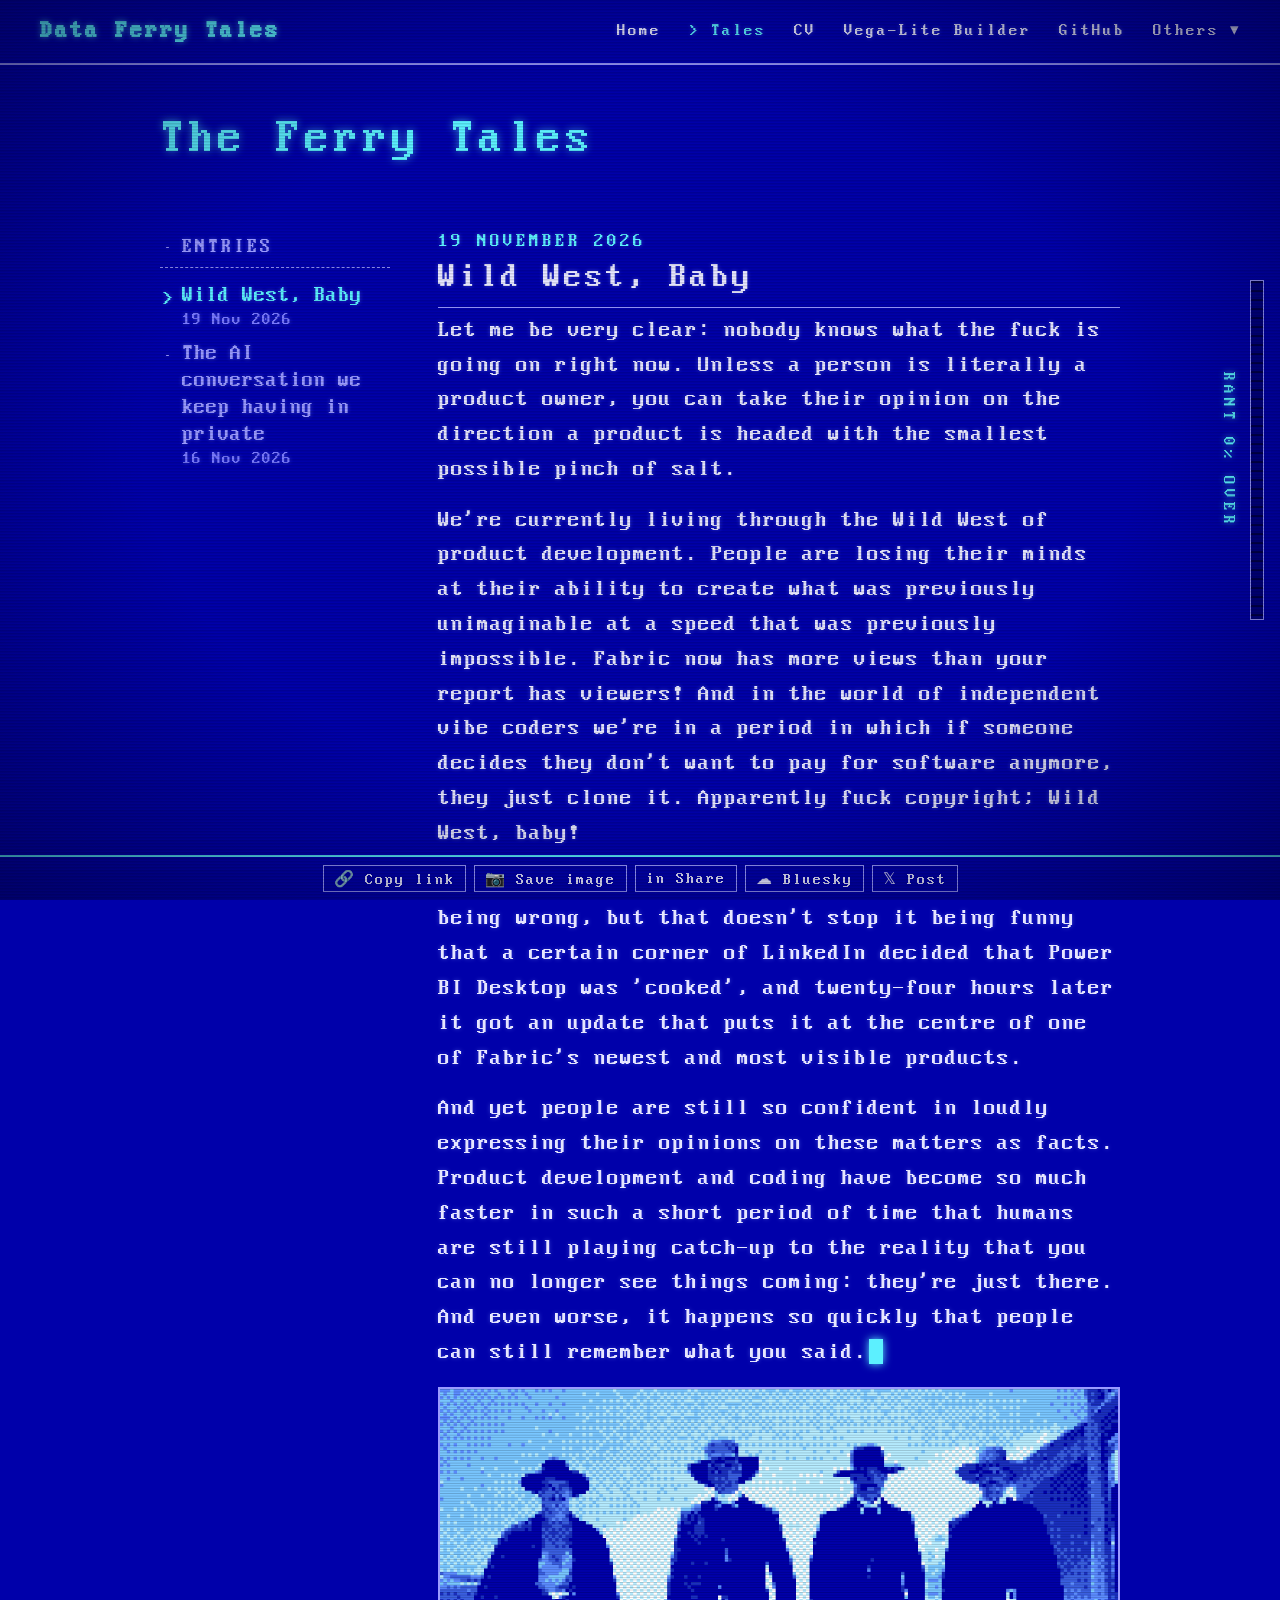
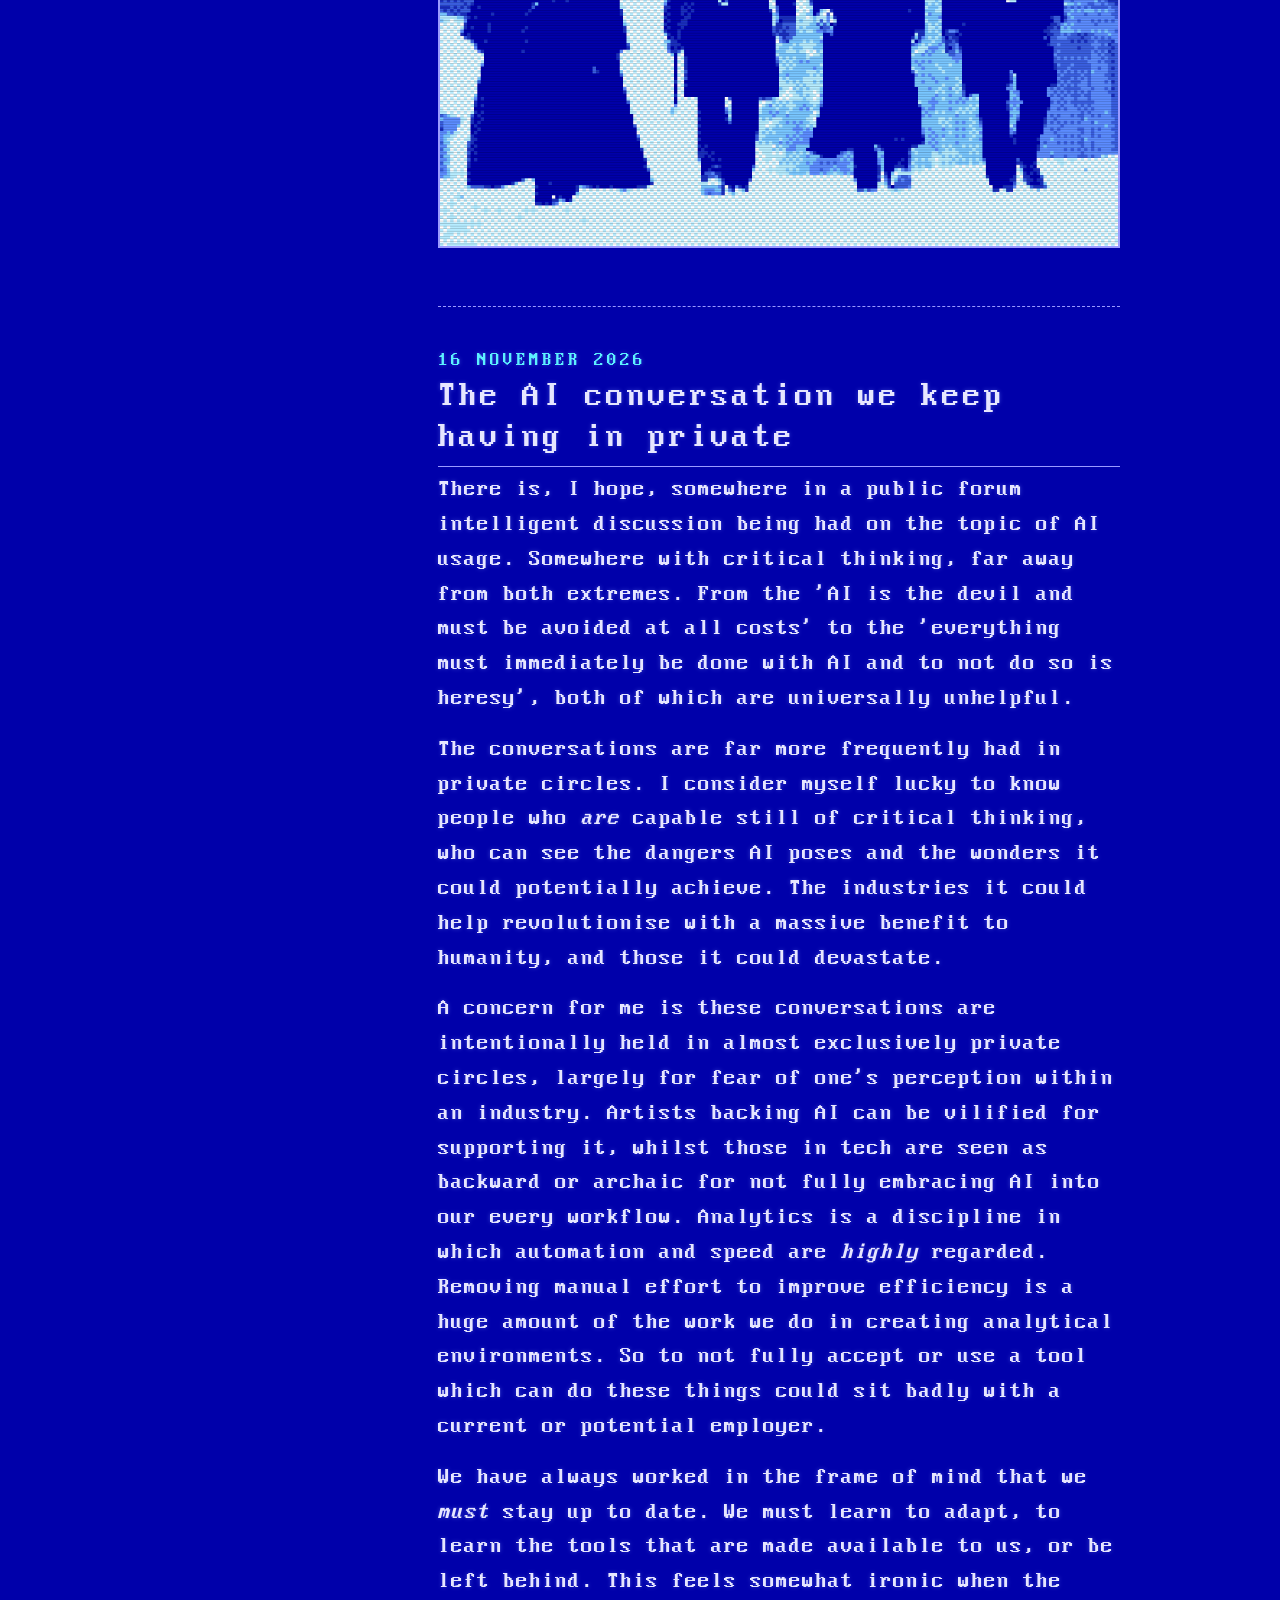
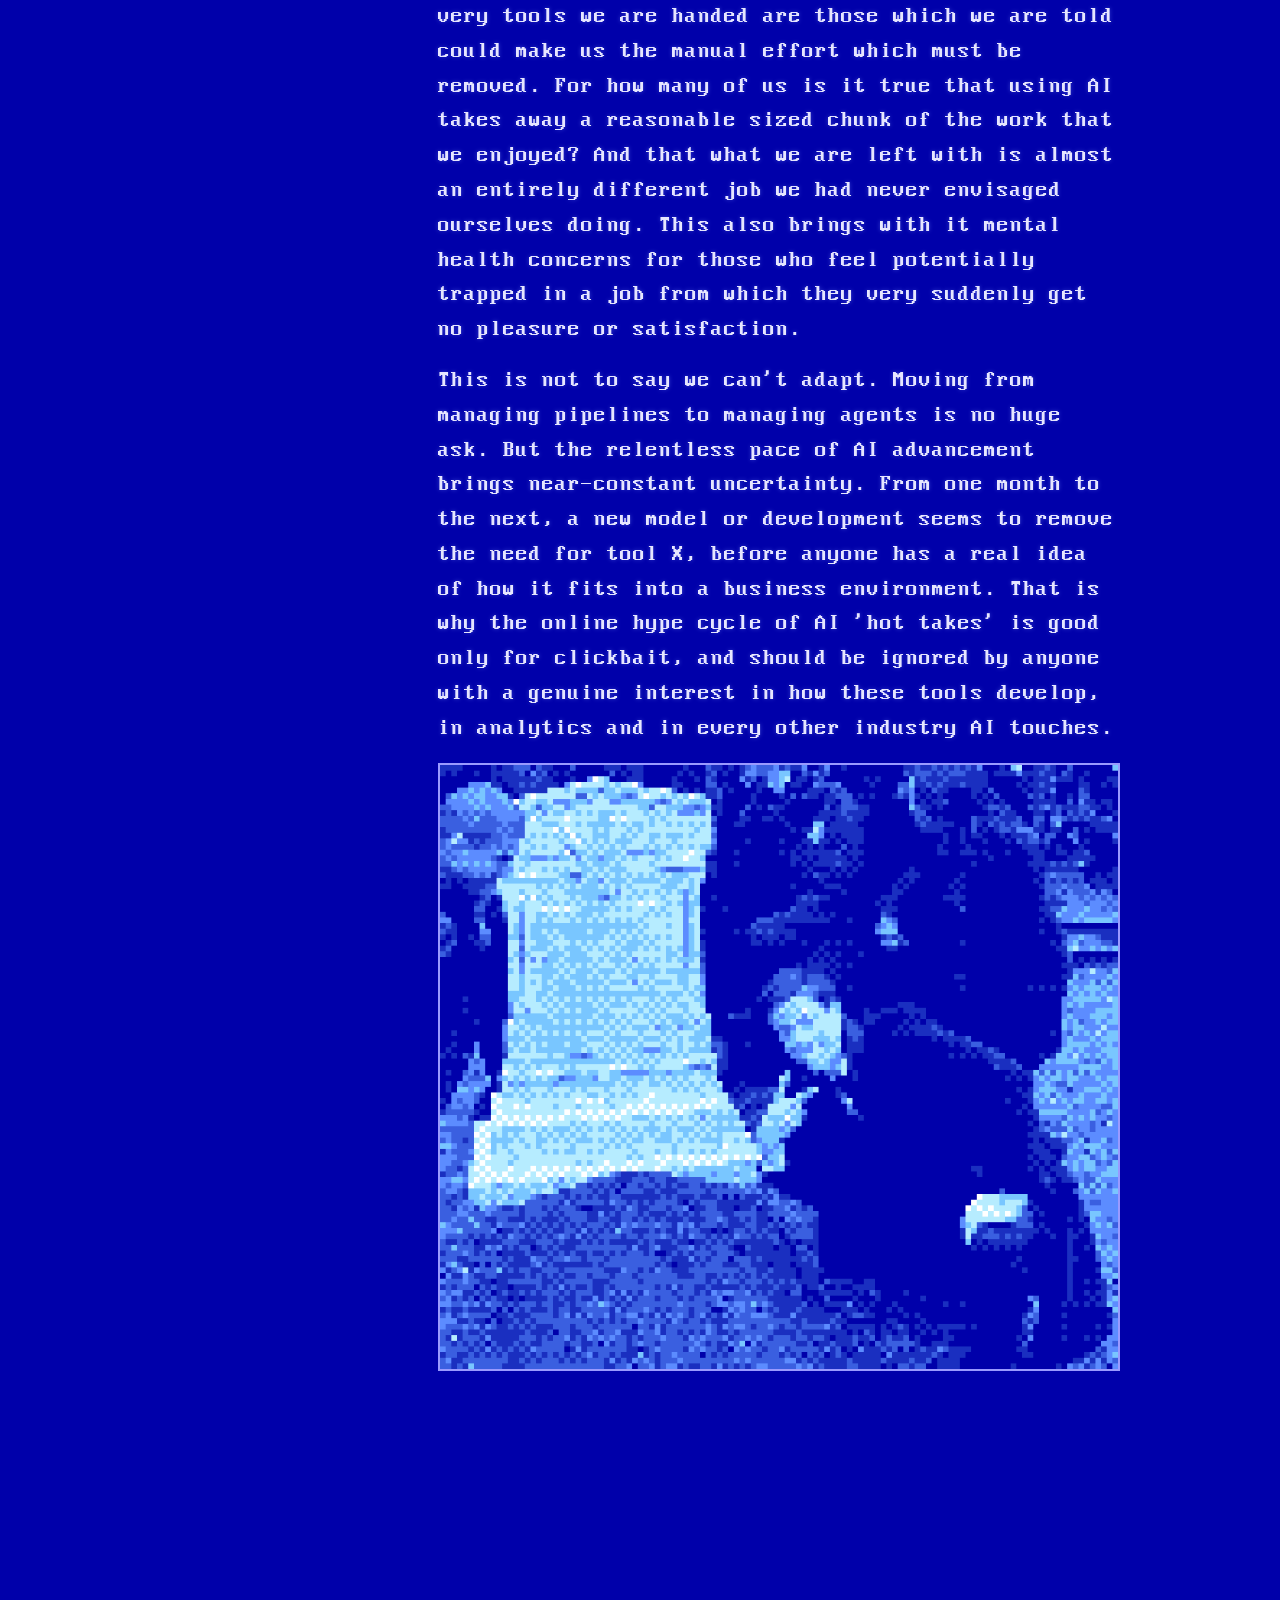
<file: tales/index.html>
<!DOCTYPE html>
<html lang="en">
<head>
  <meta charset="UTF-8">
  <meta name="viewport" content="width=device-width, initial-scale=1.0">
  <title>The Ferry Tales · Data Ferry Tales</title>
  <meta name="description" content="Notes on data visualisation, Deneb, Power BI and whatever I'm tinkering with.">
  <!-- Open Graph / social preview (shown when the link is shared) -->
  <meta property="og:type" content="article">
  <meta property="og:site_name" content="Data Ferry Tales">
  <meta property="og:title" content="The Ferry Tales · Data Ferry Tales">
  <meta property="og:description" content="Notes on data visualisation, Deneb, Power BI and whatever I'm tinkering with.">
  <meta property="og:url" content="https://dataferrytales.github.io/tales/">
  <meta property="og:image" content="https://dataferrytales.github.io/tales/img/cards/ferry-tales.png">
  <meta property="og:image:width" content="1200">
  <meta property="og:image:height" content="630">
  <meta name="twitter:card" content="summary_large_image">
  <meta name="twitter:title" content="The Ferry Tales · Data Ferry Tales">
  <meta name="twitter:description" content="Notes on data visualisation, Deneb, Power BI and whatever I'm tinkering with.">
  <meta name="twitter:image" content="https://dataferrytales.github.io/tales/img/cards/ferry-tales.png">
  <link rel="stylesheet" href="../style.css">
  <link rel="preconnect" href="https://fonts.googleapis.com">
  <link href="https://fonts.googleapis.com/css2?family=VT323&display=swap" rel="stylesheet">
  <style>
    /* Authentic IBM VGA 8x16 DOS text-mode font (SIL OFL, ansilove/BlockZone) */
    @font-face {
      font-family: 'BlockZone';
      src: url('../fonts/BlockZone.ttf') format('truetype');
      font-display: swap;
    }

    /* ══════════════════════════════════════════════════════════
       Doogie Howser, M.D. — oldschool blue-screen diary theme
       (overrides the shared light theme for this page only)
       ══════════════════════════════════════════════════════════ */

    :root {
      --dos-blue:   #0000aa;   /* classic DOS background blue   */
      --dos-blue-2: #0000c4;   /* slightly brighter blue        */
      --txt:        #e6e6ff;   /* soft white terminal text      */
      --cyan:       #5cf0ff;   /* highlight / cursor / links     */
      --dim:        #9a9aff;   /* muted blue-white               */
    }

    html { background: var(--dos-blue); }

    body {
      background: var(--dos-blue);
      color: var(--txt);
      font-family: 'BlockZone', 'VT323', 'Courier New', monospace;
      font-size: 18px;
      line-height: 1.45;
      text-shadow: 0 0 4px rgba(120,140,255,0.45);
      min-height: 100vh;
    }

    /* CRT scanlines + subtle vignette overlay */
    body::before {
      content: "";
      position: fixed;
      inset: 0;
      pointer-events: none;
      z-index: 200;
      background:
        repeating-linear-gradient(
          to bottom,
          rgba(0,0,0,0.12) 0px,
          rgba(0,0,0,0.12) 1px,
          rgba(0,0,0,0)    2px,
          rgba(0,0,0,0)    3px
        ),
        radial-gradient(ellipse at center, rgba(0,0,0,0) 55%, rgba(0,0,30,0.45) 100%);
    }

    /* ── Scroll progress bar ── */
    .scroll-progress {
      position: fixed;
      top: 0;
      left: 0;
      height: 4px;
      width: 0%;
      background: var(--cyan);
      box-shadow: 0 0 8px var(--cyan);
      z-index: 210;
      transition: width 0.08s linear;
    }

    /* ── Per-post "rant" meter (fixed, right edge; tracks the current post) ── */
    .rant-meter {
      position: fixed;
      right: 16px;
      top: 50%;
      transform: translateY(-50%);
      height: min(340px, 56vh);
      display: flex;
      align-items: stretch;
      gap: 10px;
      z-index: 120;
      opacity: 0;
      pointer-events: none;
      transition: opacity 0.25s;
    }
    .rant-meter.show { opacity: 1; }

    .rant-label {
      writing-mode: vertical-rl;
      text-orientation: mixed;
      color: var(--cyan);
      font-size: 1.05rem;
      letter-spacing: 3px;
      align-self: center;
      text-shadow: 0 0 6px rgba(92,240,255,0.6);
      white-space: nowrap;
    }

    .rant-track {
      position: relative;
      width: 14px;
      border: 1px solid var(--dim);
      background: rgba(0,0,0,0.25);
      overflow: hidden;
    }
    /* blocky "loading bar" segments */
    .rant-track::after {
      content: "";
      position: absolute; inset: 0;
      background: repeating-linear-gradient(
        to bottom,
        rgba(0,0,30,0.55) 0px, rgba(0,0,30,0.55) 2px,
        rgba(0,0,0,0)     2px, rgba(0,0,0,0)     9px);
      pointer-events: none;
    }
    .rant-fill {
      position: absolute;
      left: 0; top: 0;
      width: 100%;
      height: 0%;
      background: var(--cyan);
      box-shadow: 0 0 8px var(--cyan);
      transition: height 0.08s linear;
    }

    /* Show only when the window is wide enough to clear the 1000px content column */
    @media (max-width: 1140px) { .rant-meter { display: none; } }

    /* ══════════════════════════════════════════════════════════
       TEST: frozen footer variant — share buttons + horizontal
       "rant" bar for the current post, always visible.
       (Hides the inline per-post toolbars and the right-side meter.)
       ══════════════════════════════════════════════════════════ */
    body.footer-mode .post-tools { display: none; }

    .share-footer {
      position: fixed;
      left: 0; right: 0; bottom: 0;
      z-index: 130;
      display: none;                 /* shown only in footer-mode */
      align-items: center;
      justify-content: center;
      gap: 10px;
      flex-wrap: wrap;
      padding: 8px 20px;
      background: var(--dos-blue);
      border-top: 2px solid var(--cyan);
    }
    body.footer-mode .share-footer { display: flex; }

    /* "Pick text for image" mode */
    body.picking { cursor: crosshair; }
    body.picking .post-body { cursor: text; }

    .sf-progress {
      display: flex;
      align-items: center;
      gap: 10px;
      color: var(--cyan);
      font-size: 1.05rem;
      letter-spacing: 2px;
      white-space: nowrap;
    }
    .sf-track {
      position: relative;
      width: 180px;
      max-width: 38vw;
      height: 12px;
      border: 1px solid var(--dim);
      background: rgba(0,0,0,0.25);
      overflow: hidden;
    }
    .sf-track::after {   /* blocky loading-bar segments */
      content: "";
      position: absolute; inset: 0;
      background: repeating-linear-gradient(
        to right,
        rgba(0,0,30,0.55) 0px, rgba(0,0,30,0.55) 2px,
        rgba(0,0,0,0)     2px, rgba(0,0,0,0)     9px);
      pointer-events: none;
    }
    .sf-fill {
      position: absolute;
      left: 0; top: 0; height: 100%; width: 0%;
      background: var(--cyan);
      box-shadow: 0 0 8px var(--cyan);
      transition: width 0.08s linear;
    }
    .sf-pct { min-width: 7.5em; }

    .sf-actions {
      display: flex;
      gap: 8px;
      flex-wrap: wrap;
      justify-content: center;
    }
    .share-footer .tool-btn { font-size: 1rem; padding: 3px 10px; }

    @media (max-width: 520px) {
      .sf-progress { font-size: 0.95rem; letter-spacing: 1px; }
      .sf-track { width: 110px; }
      .sf-pct { min-width: 6.5em; }
      .share-footer .tool-btn { font-size: 0.95rem; padding: 3px 8px; }
    }

    /* ── Header / nav (re-themed, overrides style.css) ── */
    header {
      background: var(--dos-blue);
      border-bottom: 2px solid var(--dim);
      padding: 14px 40px;
    }

    .site-title {
      font-family: 'BlockZone', 'VT323', monospace;
      color: var(--cyan);
      font-size: 1.5rem;
      letter-spacing: 1px;
      text-shadow: 0 0 6px rgba(92,240,255,0.6);
    }

    nav a {
      font-family: 'BlockZone', 'VT323', monospace;
      color: var(--txt);
      font-size: 1.05rem;
      font-weight: 400;
      letter-spacing: 1px;
    }

    nav a::before { content: ""; }
    nav a:hover { color: var(--cyan); opacity: 1; }
    nav a.active { color: var(--cyan); font-weight: 400; }
    nav a.active::before { content: "> "; }

    /* ── "Others" dropdown — DOS theme (overrides the light homepage styles) ── */
    .nav-dropdown { position: relative; display: inline-block; }
    .nav-drop-toggle {
      font-family: 'BlockZone', 'VT323', monospace;
      font-size: 1.05rem;
      font-weight: 400;
      letter-spacing: 1px;
      color: var(--txt);
      background: none;
      border: none;
      padding: 0;
      cursor: pointer;
    }
    .nav-drop-toggle:hover,
    .nav-dropdown.open .nav-drop-toggle { color: var(--cyan); opacity: 1; }

    .nav-drop-menu {
      position: absolute;
      top: calc(100% + 8px);
      right: 0;
      display: none;
      flex-direction: column;
      min-width: 170px;
      background: var(--dos-blue);
      border: 1px solid var(--cyan);
      border-radius: 0;
      padding: 6px;
      box-shadow: none;
      z-index: 50;
    }
    .nav-dropdown.open .nav-drop-menu,
    .nav-dropdown:focus-within .nav-drop-menu { display: flex; }

    .nav-drop-menu a {
      font-family: 'BlockZone', 'VT323', monospace;
      font-size: 1.05rem;
      letter-spacing: 1px;
      color: var(--txt);
      padding: 6px 10px;
      border-radius: 0;
      white-space: nowrap;
    }
    .nav-drop-menu a::before { content: ""; }
    .nav-drop-menu a:hover { background: none; color: var(--cyan); opacity: 1; }
    .nav-drop-menu a:hover::before { content: "> "; }

    /* ── Blog layout ── */
    .blog-wrap {
      max-width: 1000px;
      margin: 0 auto;
      padding: 40px 20px 120px;
      display: grid;
      grid-template-columns: 230px 1fr;
      gap: 48px;
      align-items: start;
    }

    .blog-intro { grid-column: 1 / -1; max-width: 760px; }

    .blog-intro h1 {
      color: var(--cyan);
      font-size: 3rem;
      font-weight: 400;
      letter-spacing: 2px;
      margin-bottom: 6px;
      text-shadow: 0 0 8px rgba(92,240,255,0.6);
    }

    .blog-intro p { color: var(--dim); font-size: 1.4rem; line-height: 1.4; }

    /* ── Timeline nav (sticky) ── */
    .timeline { position: sticky; top: 30px; list-style: none; }

    .timeline-head {
      color: var(--dim);
      font-size: 1.25rem;
      letter-spacing: 2px;
      border-bottom: 1px dashed var(--dim);
      padding-bottom: 6px;
      margin-bottom: 10px;
    }

    .timeline li { position: relative; padding: 5px 0 5px 22px; }

    .timeline a {
      color: var(--dim);
      text-decoration: none;
      font-size: 1.35rem;
      line-height: 1.25;
      display: block;
      transition: color 0.15s;
    }

    .timeline li::before {
      content: "·";
      position: absolute;
      left: 2px;
      top: 5px;
      color: var(--dim);
      font-size: 1.35rem;
    }

    .timeline a:hover { color: var(--cyan); }
    .timeline li.active::before { content: ">"; color: var(--cyan); }
    .timeline li.active a { color: var(--cyan); }

    .timeline .tl-date { display: block; font-size: 1.05rem; color: #7a7aff; }

    /* ── Posts ── */
    .posts { min-width: 0; }

    .post {
      scroll-margin-top: 30px;
      padding-bottom: 40px;
      margin-bottom: 40px;
      border-bottom: 1px dashed var(--dim);
    }
    .post:last-child { border-bottom: none; }

    .post-date {
      color: var(--cyan);
      font-size: 1.2rem;
      letter-spacing: 2px;
      text-transform: uppercase;
    }

    .post h2 {
      color: var(--txt);
      font-size: 2.2rem;
      font-weight: 400;
      letter-spacing: 1px;
      margin: 2px 0 6px;
      line-height: 1.15;
    }

    .post h2::after {
      content: "";
      display: block;
      border-bottom: 1px solid var(--dim);
      margin-top: 8px;
    }

    .post-body p {
      color: var(--txt);
      font-size: 1.45rem;
      line-height: 1.5;
      margin-bottom: 16px;
    }
    .post-body p:last-child { margin-bottom: 0; }

    .post-body a { color: var(--cyan); }

    .post-body code {
      font-family: 'BlockZone', 'VT323', monospace;
      color: var(--dos-blue);
      background: var(--cyan);
      padding: 0 6px;
      text-shadow: none;
    }

    .post-body h3 {
      color: var(--cyan);
      font-size: 1.6rem;
      font-weight: 400;
      letter-spacing: 1px;
      margin: 22px 0 8px;
    }

    .post-body ul, .post-body ol { margin: 0 0 16px 24px; }
    .post-body li { color: var(--txt); font-size: 1.45rem; line-height: 1.5; }

    .post-body img {
      max-width: 100%;
      display: block;
      margin: 10px 0 18px;
      border: 2px solid var(--dim);
    }

    .post-body blockquote {
      border-left: 3px solid var(--cyan);
      margin: 0 0 16px;
      padding: 2px 0 2px 16px;
      color: var(--dim);
    }

    /* ── Blinking cursor (end of the newest / latest entry) ── */
    .cursor {
      display: inline-block;
      width: 0.6em;
      height: 1.1em;
      vertical-align: text-bottom;
      background: var(--cyan);
      margin-left: 2px;
      box-shadow: 0 0 8px var(--cyan);
      animation: blink 1.05s steps(1) infinite;
    }
    @keyframes blink { 50% { opacity: 0; } }

    /* ── Text selection colour (highlight looks DOS-native) ── */
    ::selection { background: var(--cyan); color: var(--dos-blue); text-shadow: none; }

    /* ── Target flash when arriving via a #post-id link ── */
    .post.flash { animation: flash 1.6s ease-out; }
    @keyframes flash {
      0%, 30% { background: rgba(92,240,255,0.18); }
      100%    { background: transparent; }
    }

    /* ── Per-post share toolbar ── */
    .post-tools {
      display: flex;
      flex-wrap: wrap;
      gap: 8px;
      margin-top: 22px;
    }

    .tool-btn {
      font-family: 'BlockZone', 'VT323', monospace;
      font-size: 1.05rem;
      letter-spacing: 1px;
      color: var(--txt);
      background: transparent;
      border: 1px solid var(--dim);
      padding: 4px 12px;
      cursor: pointer;
      transition: color 0.12s, border-color 0.12s, background 0.12s;
    }
    .tool-btn:hover { color: var(--dos-blue); background: var(--cyan); border-color: var(--cyan); }
    .tool-btn:focus-visible { outline: 2px solid var(--cyan); outline-offset: 2px; }

    /* ── Floating selection popup ── */
    .sel-popup {
      position: absolute;
      z-index: 220;
      display: none;
      gap: 6px;
      background: var(--dos-blue);
      border: 1px solid var(--cyan);
      padding: 5px;
      box-shadow: 0 0 0 1px var(--dos-blue);
      white-space: nowrap;
    }
    .sel-popup.show { display: flex; }

    /* ── Toast ── */
    .toast {
      position: fixed;
      left: 50%;
      bottom: 28px;
      transform: translateX(-50%) translateY(20px);
      z-index: 240;
      background: var(--dos-blue);
      border: 1px solid var(--cyan);
      color: var(--txt);
      font-size: 1.1rem;
      padding: 10px 18px;
      max-width: 90vw;
      opacity: 0;
      pointer-events: none;
      transition: opacity 0.2s, transform 0.2s;
    }
    .toast.show { opacity: 1; transform: translateX(-50%) translateY(0); }

    /* ── Off-screen render stage for the shareable image ── */
    #cardStage {
      position: fixed;
      left: -9999px;
      top: 0;
      pointer-events: none;
    }

    /* The shareable "quote card" (rendered to PNG; fixed 1080px for socials) */
    .share-card {
      width: 1080px;
      box-sizing: border-box;
      padding: 70px 76px;
      background: var(--dos-blue);
      color: var(--txt);
      font-family: 'BlockZone', 'VT323', monospace;
      position: relative;
      overflow: hidden;
    }
    .share-card .sc-scan {
      position: absolute; inset: 0; pointer-events: none;
      background: repeating-linear-gradient(
        to bottom,
        rgba(0,0,0,0.14) 0px, rgba(0,0,0,0.14) 2px,
        rgba(0,0,0,0)    2px, rgba(0,0,0,0)    5px);
    }
    .share-card .sc-top {
      display: flex; justify-content: space-between; align-items: baseline;
      color: var(--cyan); font-size: 30px; letter-spacing: 2px;
      border-bottom: 2px solid var(--dim); padding-bottom: 18px; margin-bottom: 36px;
    }
    .share-card .sc-title { color: var(--cyan); font-size: 40px; letter-spacing: 1px; margin-bottom: 8px; }
    .share-card .sc-date  { color: var(--dim); font-size: 26px; letter-spacing: 2px; margin-bottom: 30px; }
    .share-card .sc-quote { color: var(--txt); font-size: 52px; line-height: 1.4; }
    .share-card .sc-quote::before { content: "> "; color: var(--cyan); }
    .share-card .sc-foot {
      display: flex; justify-content: space-between; align-items: center;
      color: var(--dim); font-size: 28px; letter-spacing: 2px;
      border-top: 2px solid var(--dim); padding-top: 22px; margin-top: 44px;
    }
    .share-card .sc-foot b { color: var(--cyan); font-weight: 400; }

    /* ── Responsive ── */
    @media (max-width: 760px) {
      .blog-wrap { grid-template-columns: 1fr; gap: 24px; }
      .timeline { display: none; }
      body { font-size: 20px; }
      header { flex-direction: column; gap: 10px; padding: 14px 20px; }
      nav { justify-content: center; gap: 16px; }
    }

    @media (prefers-reduced-motion: reduce) {
      .cursor { animation: none; }
      .post.flash { animation: none; }
    }
  </style>
</head>
<body class="footer-mode">

<div class="scroll-progress" id="scrollProgress"></div>

<!-- Per-post reading meter (shown only on posts long enough to scroll) -->
<div class="rant-meter" id="rantMeter" aria-hidden="true">
  <div class="rant-label" id="rantLabel">RANT 0% OVER</div>
  <div class="rant-track"><div class="rant-fill" id="rantFill"></div></div>
</div>

<header>
  <a class="site-title" href="../index.html">Data Ferry Tales</a>
  <nav>
    <a href="../index.html">Home</a>
    <a href="./" class="active">Tales</a>
    <a href="../cv/">CV</a>
    <a href="https://dataferrytales.github.io/studio/vegalite.html" target="_blank">Vega-Lite Builder</a>
    <a href="https://github.com/dataferrytales" target="_blank">GitHub</a>
    <div class="nav-dropdown">
      <button class="nav-drop-toggle" aria-haspopup="true" aria-expanded="false">Others &#9662;</button>
      <div class="nav-drop-menu">
        <a href="../deneb.html">Deneb</a>
        <a href="../fpl.html">FPL</a>
        <a href="../kayak-spots/">Kayak Spots</a>
        <a href="../lab/">Blue Screen Lab</a>
      </div>
    </div>
  </nav>
</header>

<main class="blog-wrap">

  <div class="blog-intro">
    <h1>The Ferry Tales</h1>
  </div>

  <!-- ── Timeline navigation (one <li> per post, newest first) ── -->
  <ul class="timeline" id="timeline">
    <li class="timeline-head">ENTRIES</li>
    <li data-target="post-wild-west-baby">
      <a href="#post-wild-west-baby">
        Wild West, Baby
        <span class="tl-date">19 Nov 2026</span>
      </a>
    </li>
    <li data-target="post-ai-in-private">
      <a href="#post-ai-in-private">
        The AI conversation we keep having in private
        <span class="tl-date">16 Nov 2026</span>
      </a>
    </li>
  </ul>

  <!-- ── Posts (newest first). To add a post, paste a new <article> at the top. ── -->
  <div class="posts" id="posts">

    <!-- ==== Newest entry — keep the cursor on this one ==== -->
    <article class="post" id="post-wild-west-baby" data-slug="wild-west-baby">
      <div class="post-date">19 November 2026</div>
      <h2>Wild West, Baby</h2>
      <div class="post-body">
        <p>Let me be very clear: nobody knows what the fuck is going on right now. Unless a person is literally a product owner, you can take their opinion on the direction a product is headed with the smallest possible pinch of salt.</p>
        <p>We&rsquo;re currently living through the Wild West of product development. People are losing their minds at their ability to create what was previously unimaginable at a speed that was previously impossible. Fabric now has more views than your report has viewers! And in the world of independent vibe coders we&rsquo;re in a period in which if someone decides they don&rsquo;t want to pay for software anymore, they just clone it. Apparently fuck copyright; Wild West, baby!</p>
        <p>I don&rsquo;t want to be accused of taking joy in people being wrong, but that doesn&rsquo;t stop it being funny that a certain corner of LinkedIn decided that Power BI Desktop was &lsquo;cooked&rsquo;, and twenty-four hours later it got an update that puts it at the centre of one of Fabric&rsquo;s newest and most visible products.</p>
        <p>And yet people are still so confident in loudly expressing their opinions on these matters as facts. Product development and coding have become so much faster in such a short period of time that humans are still playing catch-up to the reality that you can no longer see things coming: they&rsquo;re just there. And even worse, it happens so quickly that people can still remember what you said.<span class="cursor" aria-hidden="true"></span></p>
        <img src="img/wildwest.png" alt="A photo rendered in the blog's blue-screen style">
      </div>
      <div class="post-tools">
        <button class="tool-btn" data-act="link">&#128279; Copy link</button>
        <button class="tool-btn" data-act="image">&#128247; Save image</button>
        <button class="tool-btn" data-act="linkedin">in Share</button>
        <button class="tool-btn" data-act="bluesky">&#9729; Bluesky</button>
        <button class="tool-btn" data-act="x">&#120143; Post</button>
      </div>
    </article>

    <!-- ==== POST TEMPLATE START ==== -->
    <article class="post" id="post-ai-in-private" data-slug="ai-in-private">
      <div class="post-date">16 November 2026</div>
      <h2>The AI conversation we keep having in private</h2>
      <div class="post-body">
        <p>There is, I hope, somewhere in a public forum intelligent discussion being had on the topic of AI usage. Somewhere with critical thinking, far away from both extremes. From the &lsquo;AI is the devil and must be avoided at all costs&rsquo; to the &lsquo;everything must immediately be done with AI and to not do so is heresy&rsquo;, both of which are universally unhelpful.</p>
        <p>The conversations are far more frequently had in private circles. I consider myself lucky to know people who <em>are</em> capable still of critical thinking, who can see the dangers AI poses and the wonders it could potentially achieve. The industries it could help revolutionise with a massive benefit to humanity, and those it could devastate.</p>
        <p>A concern for me is these conversations are intentionally held in almost exclusively private circles, largely for fear of one&rsquo;s perception within an industry. Artists backing AI can be vilified for supporting it, whilst those in tech are seen as backward or archaic for not fully embracing AI into our every workflow. Analytics is a discipline in which automation and speed are <em>highly</em> regarded. Removing manual effort to improve efficiency is a huge amount of the work we do in creating analytical environments. So to not fully accept or use a tool which can do these things could sit badly with a current or potential employer.</p>
        <p>We have always worked in the frame of mind that we <em>must</em> stay up to date. We must learn to adapt, to learn the tools that are made available to us, or be left behind. This feels somewhat ironic when the very tools we are handed are those which we are told could make us the manual effort which must be removed. For how many of us is it true that using AI takes away a reasonable sized chunk of the work that we enjoyed? And that what we are left with is almost an entirely different job we had never envisaged ourselves doing. This also brings with it mental health concerns for those who feel potentially trapped in a job from which they very suddenly get no pleasure or satisfaction.</p>
        <p>This is not to say we can&rsquo;t adapt. Moving from managing pipelines to managing agents is no huge ask. But the relentless pace of AI advancement brings near-constant uncertainty. From one month to the next, a new model or development seems to remove the need for tool X, before anyone has a real idea of how it fits into a business environment. That is why the online hype cycle of AI &lsquo;hot takes&rsquo; is good only for clickbait, and should be ignored by anyone with a genuine interest in how these tools develop, in analytics and in every other industry AI touches.</p>
        <img src="img/ai-in-private.png" alt="A photo rendered in the blog's blue-screen style">
      </div>
      <!-- Share toolbar (same markup in every post; JS wires it to this article) -->
      <div class="post-tools">
        <button class="tool-btn" data-act="link">&#128279; Copy link</button>
        <button class="tool-btn" data-act="image">&#128247; Save image</button>
        <button class="tool-btn" data-act="linkedin">in Share</button>
        <button class="tool-btn" data-act="bluesky">&#9729; Bluesky</button>
        <button class="tool-btn" data-act="x">&#120143; Post</button>
      </div>
    </article>
    <!-- ==== POST TEMPLATE END ==== -->

  </div>

</main>

<!-- Floating popup shown when text is selected -->
<div class="sel-popup" id="selPopup">
  <button class="tool-btn" data-act="sel-link">&#128279; Link to text</button>
  <button class="tool-btn" data-act="sel-image">&#128247; Make image</button>
</div>

<!-- Toast -->
<div class="toast" id="toast" role="status" aria-live="polite"></div>

<!-- Off-screen stage where the shareable card is rendered to a PNG -->
<div id="cardStage" aria-hidden="true"></div>

<!-- Frozen footer — centred share buttons (the % bar lives in the side meter) -->
<footer class="share-footer" id="shareFooter">
  <div class="sf-actions" id="sfActions">
    <button class="tool-btn" data-act="link">&#128279; Copy link</button>
    <button class="tool-btn" data-act="image">&#128247; Save image</button>
    <button class="tool-btn" data-act="linkedin">in Share</button>
    <button class="tool-btn" data-act="bluesky">&#9729; Bluesky</button>
    <button class="tool-btn" data-act="x">&#120143; Post</button>
  </div>
</footer>

<script src="../js/html-to-image.js"></script>
<script>
  /* ══════════════════════════════════════════════════════════
     1. Scroll progress bar + active-post highlighting
     ══════════════════════════════════════════════════════════ */
  const bar = document.getElementById('scrollProgress');
  const timelineItems = Array.from(document.querySelectorAll('#timeline li[data-target]'));
  const posts = Array.from(document.querySelectorAll('.post'));

  // Per-post "rant" meter
  const rantMeter = document.getElementById('rantMeter');
  const rantFill  = document.getElementById('rantFill');
  const rantLabel = document.getElementById('rantLabel');

  // Frozen footer (centred share buttons; acts on the current post)
  const shareFooter = document.getElementById('shareFooter');
  let footerPost = null;

  function clamp01(v) { return v < 0 ? 0 : v > 1 ? 1 : v; }

  // Keep content clear of the fixed footer
  function syncFooterPad() {
    if (document.body.classList.contains('footer-mode') && shareFooter) {
      document.body.style.paddingBottom = shareFooter.offsetHeight + 'px';
    }
  }

  function onScroll() {
    const h = document.documentElement;
    const vh = window.innerHeight;
    const scrolled = h.scrollTop;
    const max = h.scrollHeight - h.clientHeight;
    bar.style.width = (max > 0 ? (scrolled / max) * 100 : 0) + '%';

    const marker = vh * 0.35;
    let activeId = posts.length ? posts[0].id : null;
    for (const p of posts) {
      if (p.getBoundingClientRect().top <= marker) activeId = p.id;
    }
    timelineItems.forEach(li => {
      li.classList.toggle('active', li.dataset.target === activeId);
    });

    // ── Rant meter: true reading progress through the current post ──
    const readLine = vh * 0.5;
    let current = null;
    for (const p of posts) {
      const r = p.getBoundingClientRect();
      if (r.top <= readLine && r.bottom >= readLine) { current = { el: p, r }; break; }
    }
    // Only show for posts tall enough to actually need scrolling
    const scrollable = current ? current.r.height - vh : 0;
    if (current && scrollable > vh * 0.15) {
      // 0% when the post's top is at the viewport top, 100% at its bottom
      const p = clamp01(-current.r.top / scrollable);
      const pct = Math.round(p * 100);
      rantFill.style.height = pct + '%';
      rantLabel.textContent = 'RANT ' + pct + '% OVER';
      // Show while reading; hide once you've reached the end
      rantMeter.classList.toggle('show', p < 0.999);
    } else {
      rantMeter.classList.remove('show');
    }

    // ── Frozen footer tracks the current post (its buttons act on it) ──
    footerPost = (current && current.el) || document.getElementById(activeId) || posts[0];
  }
  window.addEventListener('scroll', onScroll, { passive: true });
  window.addEventListener('resize', onScroll);
  onScroll();

  /* ══════════════════════════════════════════════════════════
     2. Sharing helpers
     ══════════════════════════════════════════════════════════ */
  const SITE = 'Data Ferry Tales';
  const HANDLE = 'dataferrytales.github.io';
  const toastEl = document.getElementById('toast');
  let toastTimer;

  function toast(msg, ms = 3200) {
    toastEl.textContent = msg;
    toastEl.classList.add('show');
    clearTimeout(toastTimer);
    toastTimer = setTimeout(() => toastEl.classList.remove('show'), ms);
  }

  // Canonical page URL (strip any existing hash/fragment)
  function pageUrl() {
    return location.origin !== 'null'
      ? location.origin + location.pathname
      : location.href.split('#')[0];
  }

  function postMeta(post) {
    return {
      id: post.id,
      title: (post.querySelector('h2')?.textContent || SITE).trim(),
      date: (post.querySelector('.post-date')?.textContent || '').trim(),
      url: pageUrl() + '#' + post.id
    };
  }

  // The URL to SHARE for a post. Posts with a data-slug have a per-post share
  // page (tales/p/<slug>/) that carries that post's own card image + title and
  // redirects a reader to the in-page anchor. Without a slug, fall back to the
  // anchor link.
  function postShareUrl(post) {
    const slug = post.dataset.slug;
    if (!slug) return postMeta(post).url;
    const dir = location.pathname.replace(/[^/]*$/, '');   // -> '/tales/'
    return location.origin + dir + 'p/' + slug + '/';
  }

  async function copyText(text) {
    try {
      await navigator.clipboard.writeText(text);
      return true;
    } catch (e) {
      // Fallback for older browsers / insecure contexts
      const ta = document.createElement('textarea');
      ta.value = text; ta.style.position = 'fixed'; ta.style.left = '-9999px';
      document.body.appendChild(ta); ta.select();
      let ok = false; try { ok = document.execCommand('copy'); } catch (_) {}
      document.body.removeChild(ta);
      return ok;
    }
  }

  function openShare(url) {
    window.open(url, '_blank', 'noopener,noreferrer,width=640,height=680');
  }

  function shareLinkedIn(url) {
    openShare('https://www.linkedin.com/sharing/share-offsite/?url=' + encodeURIComponent(url));
  }
  function shareBluesky(text, url) {
    openShare('https://bsky.app/intent/compose?text=' + encodeURIComponent(text + '\n\n' + url));
  }
  function shareX(text, url) {
    openShare('https://twitter.com/intent/tweet?text=' + encodeURIComponent(text) + '&url=' + encodeURIComponent(url));
  }

  /* ── Text-fragment deep link: links AND auto-highlights the exact text
        in Chromium/Edge (falls back to the post anchor elsewhere) ── */
  function textFragmentUrl(baseUrl, selectedText) {
    const clean = selectedText.replace(/\s+/g, ' ').trim();
    if (!clean) return baseUrl;
    // Keep URLs sane: for long selections, anchor on the first & last few words
    const words = clean.split(' ');
    let frag;
    if (words.length > 12) {
      const start = words.slice(0, 5).join(' ');
      const end = words.slice(-5).join(' ');
      frag = encodeURIComponent(start) + ',' + encodeURIComponent(end);
    } else {
      frag = encodeURIComponent(clean);
    }
    return baseUrl + '#:~:text=' + frag;
  }

  /* ══════════════════════════════════════════════════════════
     3. Shareable DOS "quote card" image generator
     ══════════════════════════════════════════════════════════ */
  const stage = document.getElementById('cardStage');

  async function makeCardImage({ quote, title, date, filenameHint }) {
    if (!window.htmlToImage) { toast('Image library still loading — try again in a second.'); return; }

    const card = document.createElement('div');
    card.className = 'share-card';
    card.innerHTML =
      '<div class="sc-top"><span>' + SITE.toUpperCase() + '</span></div>' +
      (title ? '<div class="sc-title">' + escapeHtml(title) + '</div>' : '') +
      (date ? '<div class="sc-date">' + escapeHtml(date) + '</div>' : '') +
      '<div class="sc-quote">' + escapeHtml(quote) + '</div>' +
      '<div class="sc-foot"><b>' + HANDLE + '</b><span>&#9608;</span></div>' +
      '<div class="sc-scan"></div>';
    stage.appendChild(card);

    try {
      toast('Rendering image…', 2000);
      // Render at 2x for crisp output on retina / LinkedIn
      const dataUrl = await window.htmlToImage.toPng(card, {
        pixelRatio: 2,
        backgroundColor: '#0000aa',
        cacheBust: true
      });
      const a = document.createElement('a');
      a.href = dataUrl;
      a.download = 'ferrytales-' + (filenameHint || 'tale') + '.png';
      document.body.appendChild(a); a.click(); a.remove();
      toast('Image saved — attach it to your LinkedIn / Bluesky post.');
    } catch (e) {
      console.error(e);
      toast('Sorry, could not generate the image.');
    } finally {
      stage.removeChild(card);
    }
  }

  function escapeHtml(s) {
    return s.replace(/[&<>"']/g, c =>
      ({ '&': '&amp;', '<': '&lt;', '>': '&gt;', '"': '&quot;', "'": '&#39;' }[c]));
  }

  function slug(s) {
    return s.toLowerCase().replace(/[^a-z0-9]+/g, '-').replace(/^-|-$/g, '').slice(0, 40) || 'tale';
  }

  function postExcerpt(post, max = 280) {
    const t = (post.querySelector('.post-body')?.textContent || '').replace(/\s+/g, ' ').trim();
    return t.length > max ? t.slice(0, max - 1).trim() + '…' : t;
  }

  /* ══════════════════════════════════════════════════════════
     4. Wire up per-post toolbar buttons
     ══════════════════════════════════════════════════════════ */
  async function shareFor(act, post) {
    if (!post) return;
    const m = postMeta(post);
    const shareUrl = postShareUrl(post);   // per-post page for rich link cards
    const text = m.title + ' — ' + SITE;
    switch (act) {
      case 'link':
        toast((await copyText(shareUrl)) ? 'Link copied: ' + shareUrl : 'Copy failed — here it is: ' + shareUrl);
        break;
      case 'image':
        makeCardImage({ quote: postExcerpt(post), title: m.title, date: m.date, filenameHint: slug(m.title) });
        break;
      case 'linkedin': shareLinkedIn(shareUrl); break;
      case 'bluesky':  shareBluesky(text, shareUrl); break;
      case 'x':        shareX(text, shareUrl); break;
    }
  }

  // Inline per-post toolbars
  document.querySelectorAll('.post-tools').forEach(bar => {
    const post = bar.closest('.post');
    bar.addEventListener('click', (e) => {
      const btn = e.target.closest('.tool-btn'); if (!btn) return;
      shareFor(btn.dataset.act, post);
    });
  });

  // ── "Pick text to save as image" mode (armed from the footer) ──
  let pickImageMode = false;
  function armImagePick() {
    pickImageMode = true;
    document.body.classList.add('picking');
    toast('Highlight the text you want on the image…  (Esc to cancel)', 6000);
  }
  function cancelImagePick(silent) {
    pickImageMode = false;
    document.body.classList.remove('picking');
    if (!silent) toast('Image selection cancelled.');
  }
  document.addEventListener('keydown', (e) => {
    if (e.key === 'Escape' && pickImageMode) cancelImagePick();
  });

  // Frozen footer toolbar — acts on the current post
  document.getElementById('sfActions')?.addEventListener('click', (e) => {
    const btn = e.target.closest('.tool-btn'); if (!btn) return;
    if (btn.dataset.act === 'image') { armImagePick(); return; }   // prompt a selection
    shareFor(btn.dataset.act, footerPost || posts[0]);
  });

  window.addEventListener('load', syncFooterPad);
  window.addEventListener('resize', syncFooterPad);
  syncFooterPad();

  /* ══════════════════════════════════════════════════════════
     5. Text-selection popup (highlight any text to share it)
     ══════════════════════════════════════════════════════════ */
  const selPopup = document.getElementById('selPopup');
  let currentSel = null; // { text, post }

  function hideSelPopup() { selPopup.classList.remove('show'); currentSel = null; }

  function onSelect() {
    const sel = window.getSelection();
    const text = sel && sel.toString().trim();
    if (!text || text.length < 3) { hideSelPopup(); return; }

    // Only inside a post body
    let node = sel.anchorNode;
    const postEl = node && (node.nodeType === 1 ? node : node.parentElement)?.closest('.post');
    const inBody = node && (node.nodeType === 1 ? node : node.parentElement)?.closest('.post-body');
    if (!postEl || !inBody) { hideSelPopup(); return; }

    // If the footer's "Save image" armed a pick, turn this selection straight into a card
    if (pickImageMode) {
      const m = postMeta(postEl);
      makeCardImage({ quote: text, title: m.title, date: m.date, filenameHint: slug(m.title) + '-quote' });
      cancelImagePick(true);
      hideSelPopup();
      try { window.getSelection().removeAllRanges(); } catch (_) {}
      return;
    }

    const rect = sel.getRangeAt(0).getBoundingClientRect();
    currentSel = { text, post: postEl };

    selPopup.classList.add('show');
    const px = window.scrollX + rect.left + rect.width / 2 - selPopup.offsetWidth / 2;
    const py = window.scrollY + rect.top - selPopup.offsetHeight - 10;
    selPopup.style.left = Math.max(8, px) + 'px';
    selPopup.style.top = Math.max(8, py) + 'px';
  }

  document.addEventListener('mouseup', () => setTimeout(onSelect, 1));
  document.addEventListener('keyup', (e) => { if (e.shiftKey || e.key === 'Shift') setTimeout(onSelect, 1); });
  document.addEventListener('scroll', () => { if (currentSel) hideSelPopup(); }, { passive: true });

  selPopup.addEventListener('mousedown', (e) => e.preventDefault()); // keep selection alive
  selPopup.addEventListener('click', async (e) => {
    const btn = e.target.closest('.tool-btn'); if (!btn || !currentSel) return;
    const m = postMeta(currentSel.post);
    if (btn.dataset.act === 'sel-link') {
      const url = textFragmentUrl(pageUrl(), currentSel.text) ;
      toast((await copyText(url)) ? 'Link to the highlighted text copied.' : 'Copy failed: ' + url, 3600);
    } else if (btn.dataset.act === 'sel-image') {
      makeCardImage({ quote: currentSel.text, title: m.title, date: m.date, filenameHint: slug(m.title) + '-quote' });
    }
    hideSelPopup();
  });

  /* ══════════════════════════════════════════════════════════
     6. Flash a post when arriving via its #id link
     ══════════════════════════════════════════════════════════ */
  function flashTarget() {
    const id = decodeURIComponent(location.hash.replace(/^#/, '')).split(':~:')[0];
    if (!id) return;
    const el = document.getElementById(id);
    if (el && el.classList.contains('post')) {
      el.classList.remove('flash'); void el.offsetWidth; el.classList.add('flash');
    }
  }
  window.addEventListener('hashchange', flashTarget);
  window.addEventListener('load', flashTarget);

  // "Others" nav dropdown: click to toggle, close on outside click / Esc
  document.querySelectorAll('.nav-dropdown').forEach(dd => {
    const btn = dd.querySelector('.nav-drop-toggle');
    btn.addEventListener('click', e => {
      e.stopPropagation();
      const open = dd.classList.toggle('open');
      btn.setAttribute('aria-expanded', open ? 'true' : 'false');
    });
  });
  function closeDropdowns() {
    document.querySelectorAll('.nav-dropdown.open').forEach(dd => {
      dd.classList.remove('open');
      const b = dd.querySelector('.nav-drop-toggle');
      if (b) b.setAttribute('aria-expanded', 'false');
    });
  }
  document.addEventListener('click', closeDropdowns);
  document.addEventListener('keydown', e => { if (e.key === 'Escape') closeDropdowns(); });
</script>

</body>
</html>
</file>
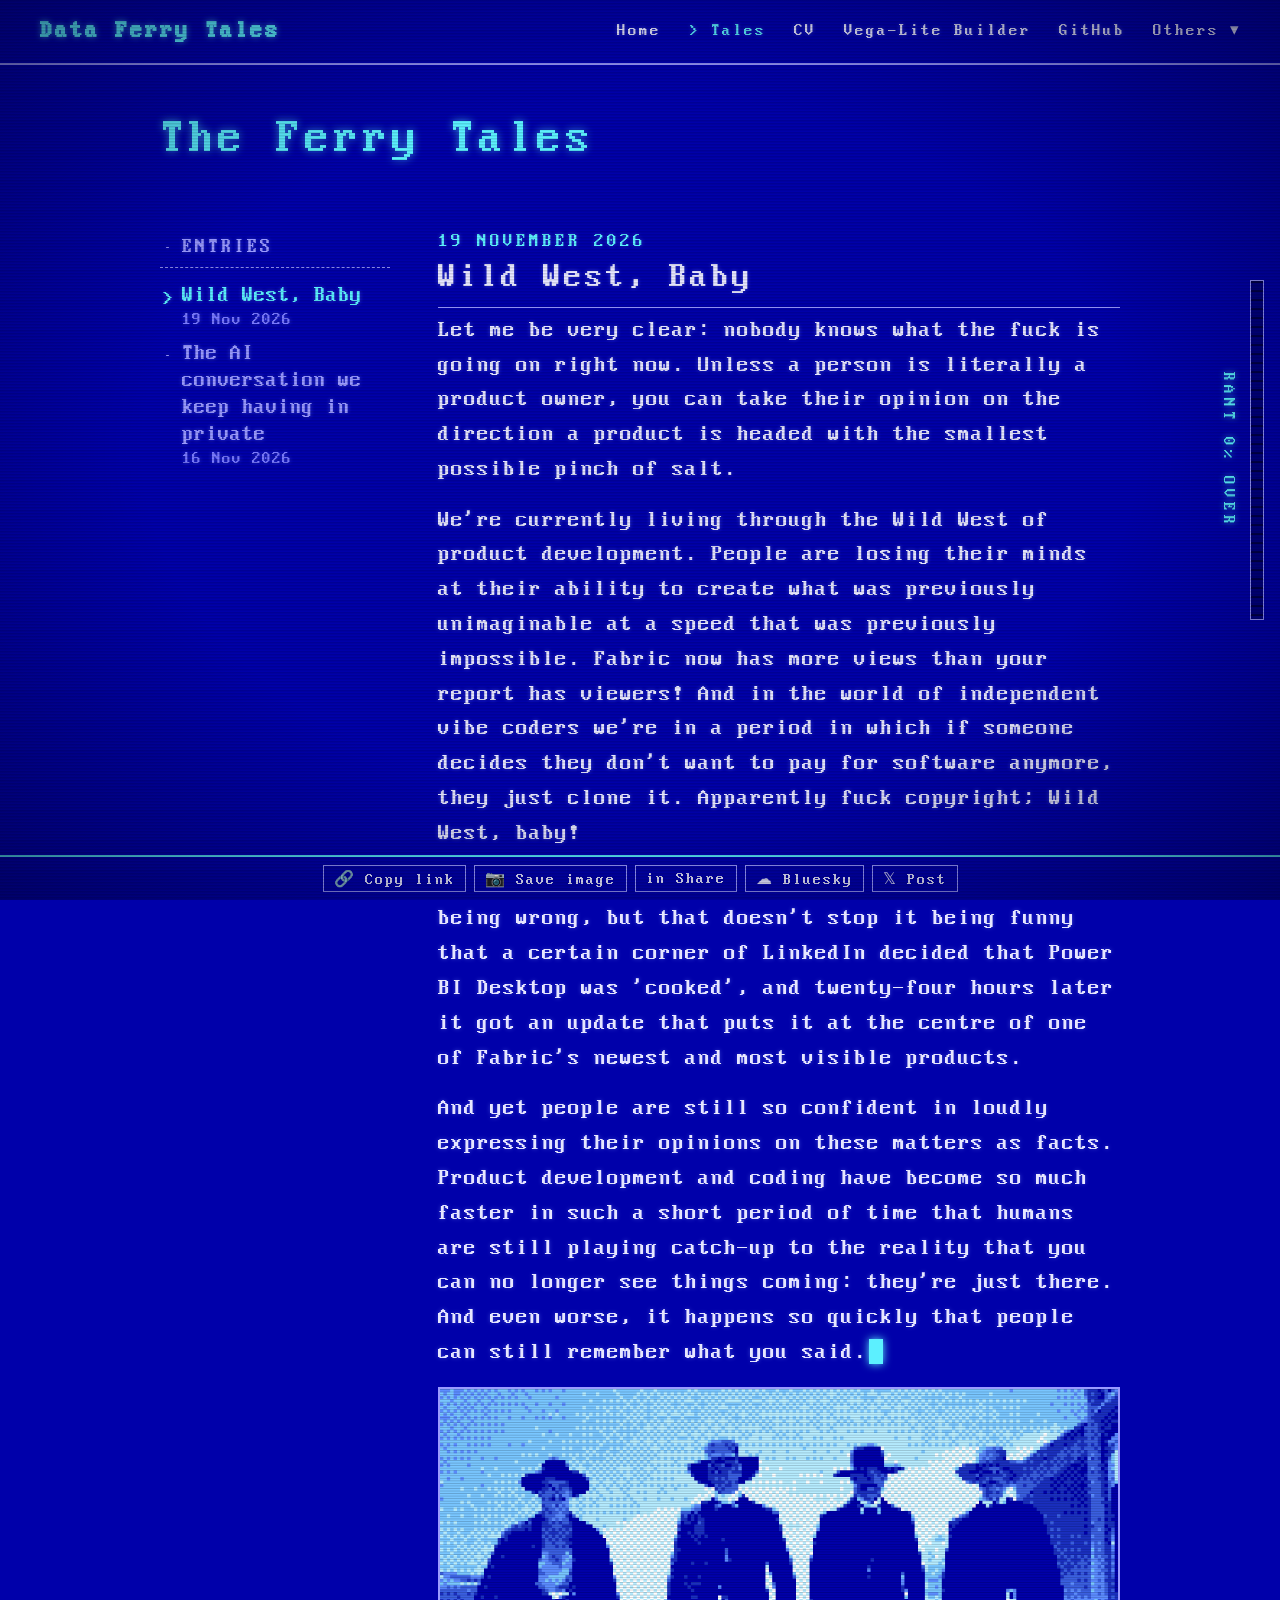
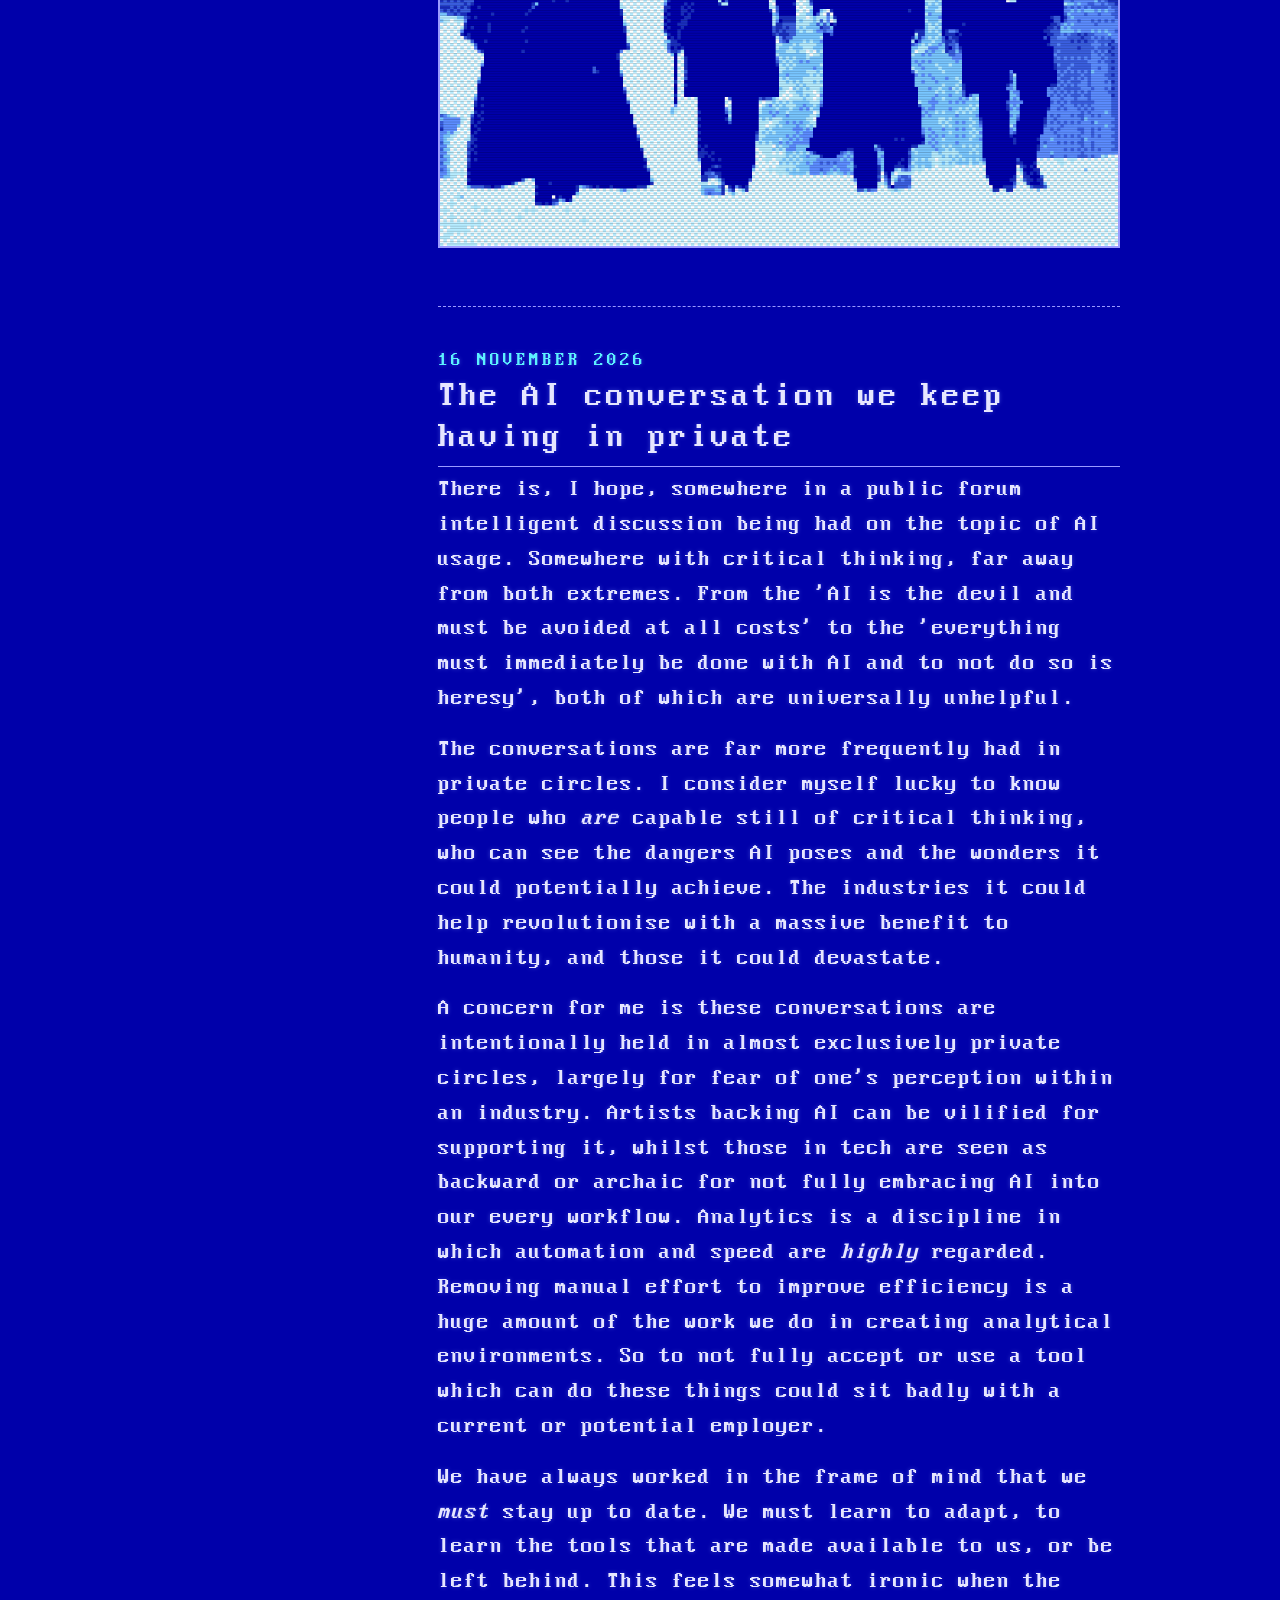
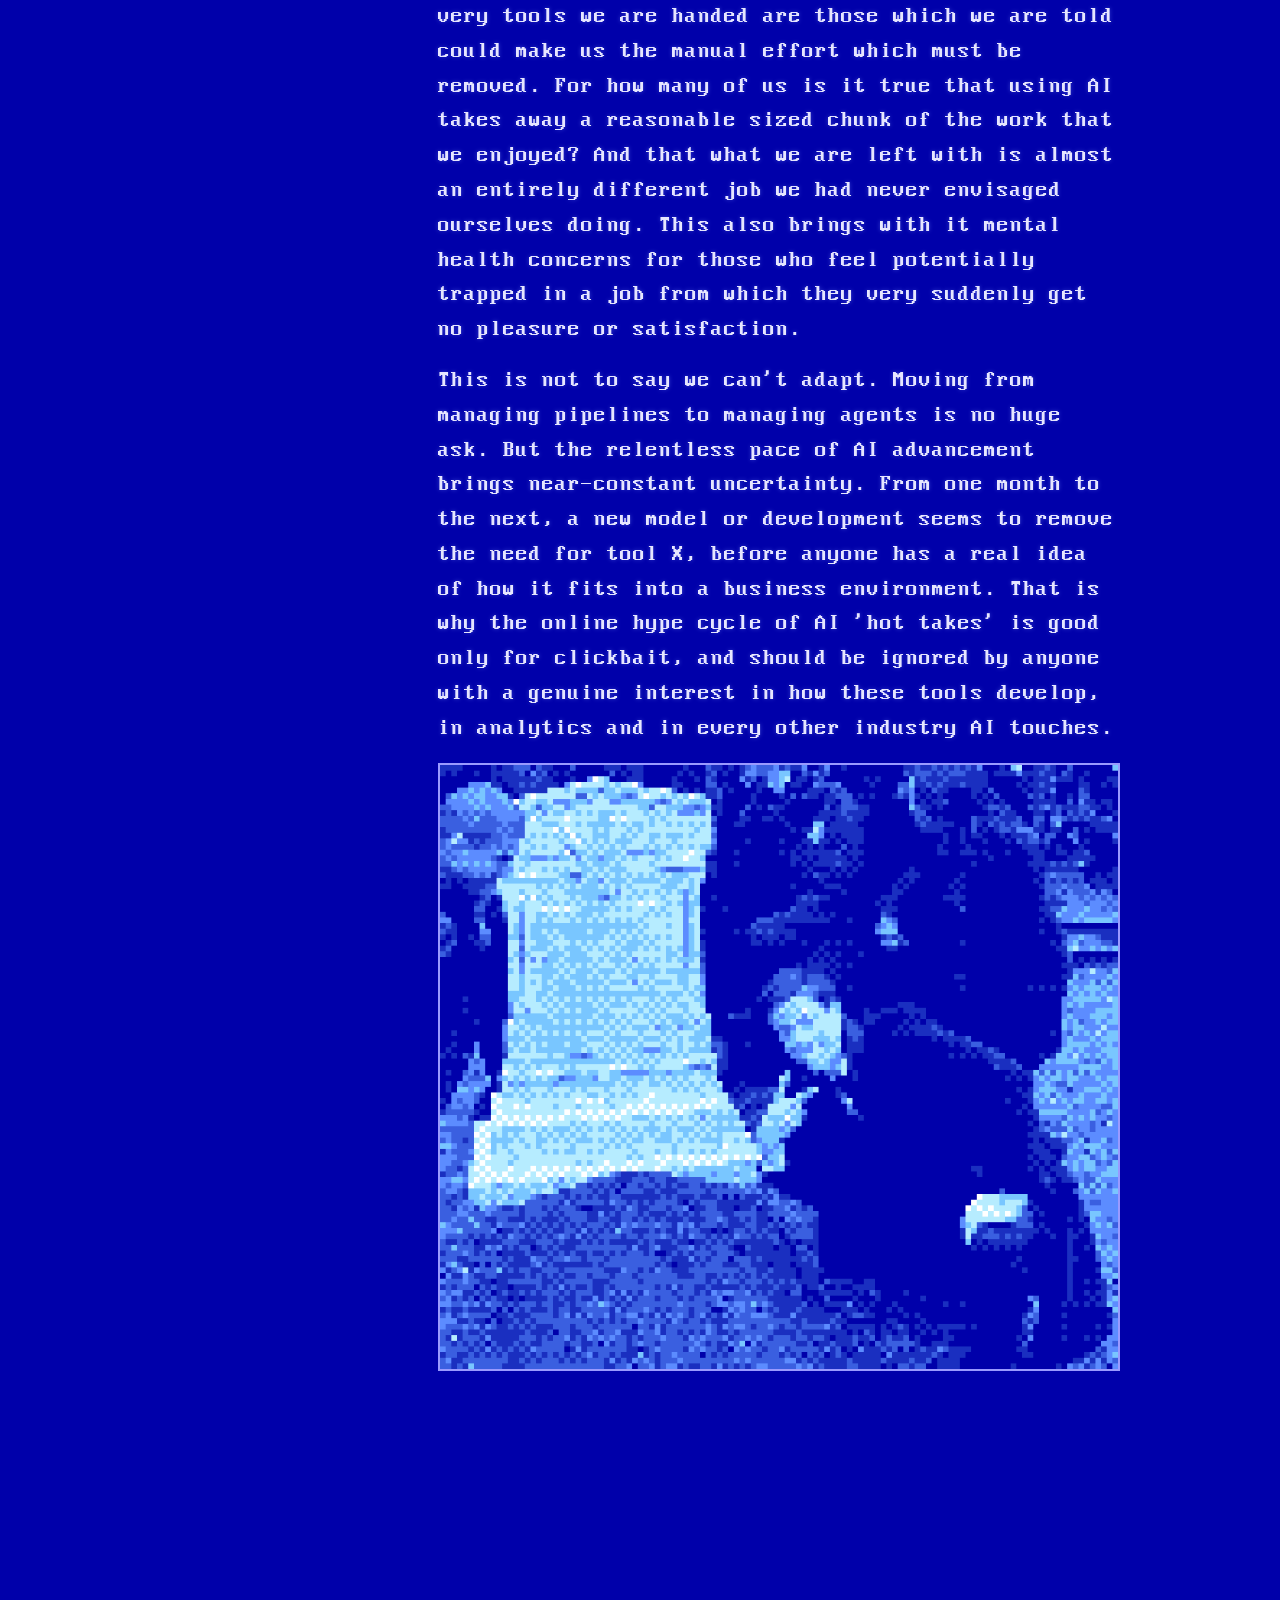
<file: tales/p/ai-in-private/index.html>
<!DOCTYPE html>
<html lang="en">
<head>
  <meta charset="UTF-8">
  <title>The AI conversation we keep having in private · Data Ferry Tales</title>
  <meta name="description" content="Intelligent discussion of AI usage mostly happens in private, for fear of how it lands in your industry. A note on adapting without losing the work you loved.">
  <!-- Per-post social card. Scrapers (LinkedIn, Bluesky, X) read these; a
       human is redirected to the post on the main page. -->
  <meta property="og:type" content="article">
  <meta property="og:site_name" content="Data Ferry Tales">
  <meta property="og:title" content="The AI conversation we keep having in private">
  <meta property="og:description" content="Intelligent discussion of AI usage mostly happens in private, for fear of how it lands in your industry. A note on adapting without losing the work you loved.">
  <meta property="og:url" content="https://dataferrytales.github.io/tales/p/ai-in-private/">
  <meta property="og:image" content="https://dataferrytales.github.io/tales/img/cards/ai-in-private.png">
  <meta property="og:image:width" content="1200">
  <meta property="og:image:height" content="630">
  <meta name="twitter:card" content="summary_large_image">
  <meta name="twitter:title" content="The AI conversation we keep having in private">
  <meta name="twitter:description" content="Intelligent discussion of AI usage mostly happens in private, for fear of how it lands in your industry.">
  <meta name="twitter:image" content="https://dataferrytales.github.io/tales/img/cards/ai-in-private.png">
  <!-- Send readers to the post itself -->
  <link rel="canonical" href="https://dataferrytales.github.io/tales/#post-ai-in-private">
  <meta http-equiv="refresh" content="0; url=/tales/#post-ai-in-private">
  <script>location.replace('/tales/#post-ai-in-private');</script>
  <style>
    body { background:#0000aa; color:#e6e6ff; font-family:'Courier New',monospace; margin:0;
           display:flex; min-height:100vh; align-items:center; justify-content:center; text-align:center; padding:24px; }
    a { color:#5cf0ff; }
  </style>
</head>
<body>
  <p>Taking you to <a href="/tales/#post-ai-in-private">The AI conversation we keep having in private</a>&hellip;</p>
</body>
</html>
</file>
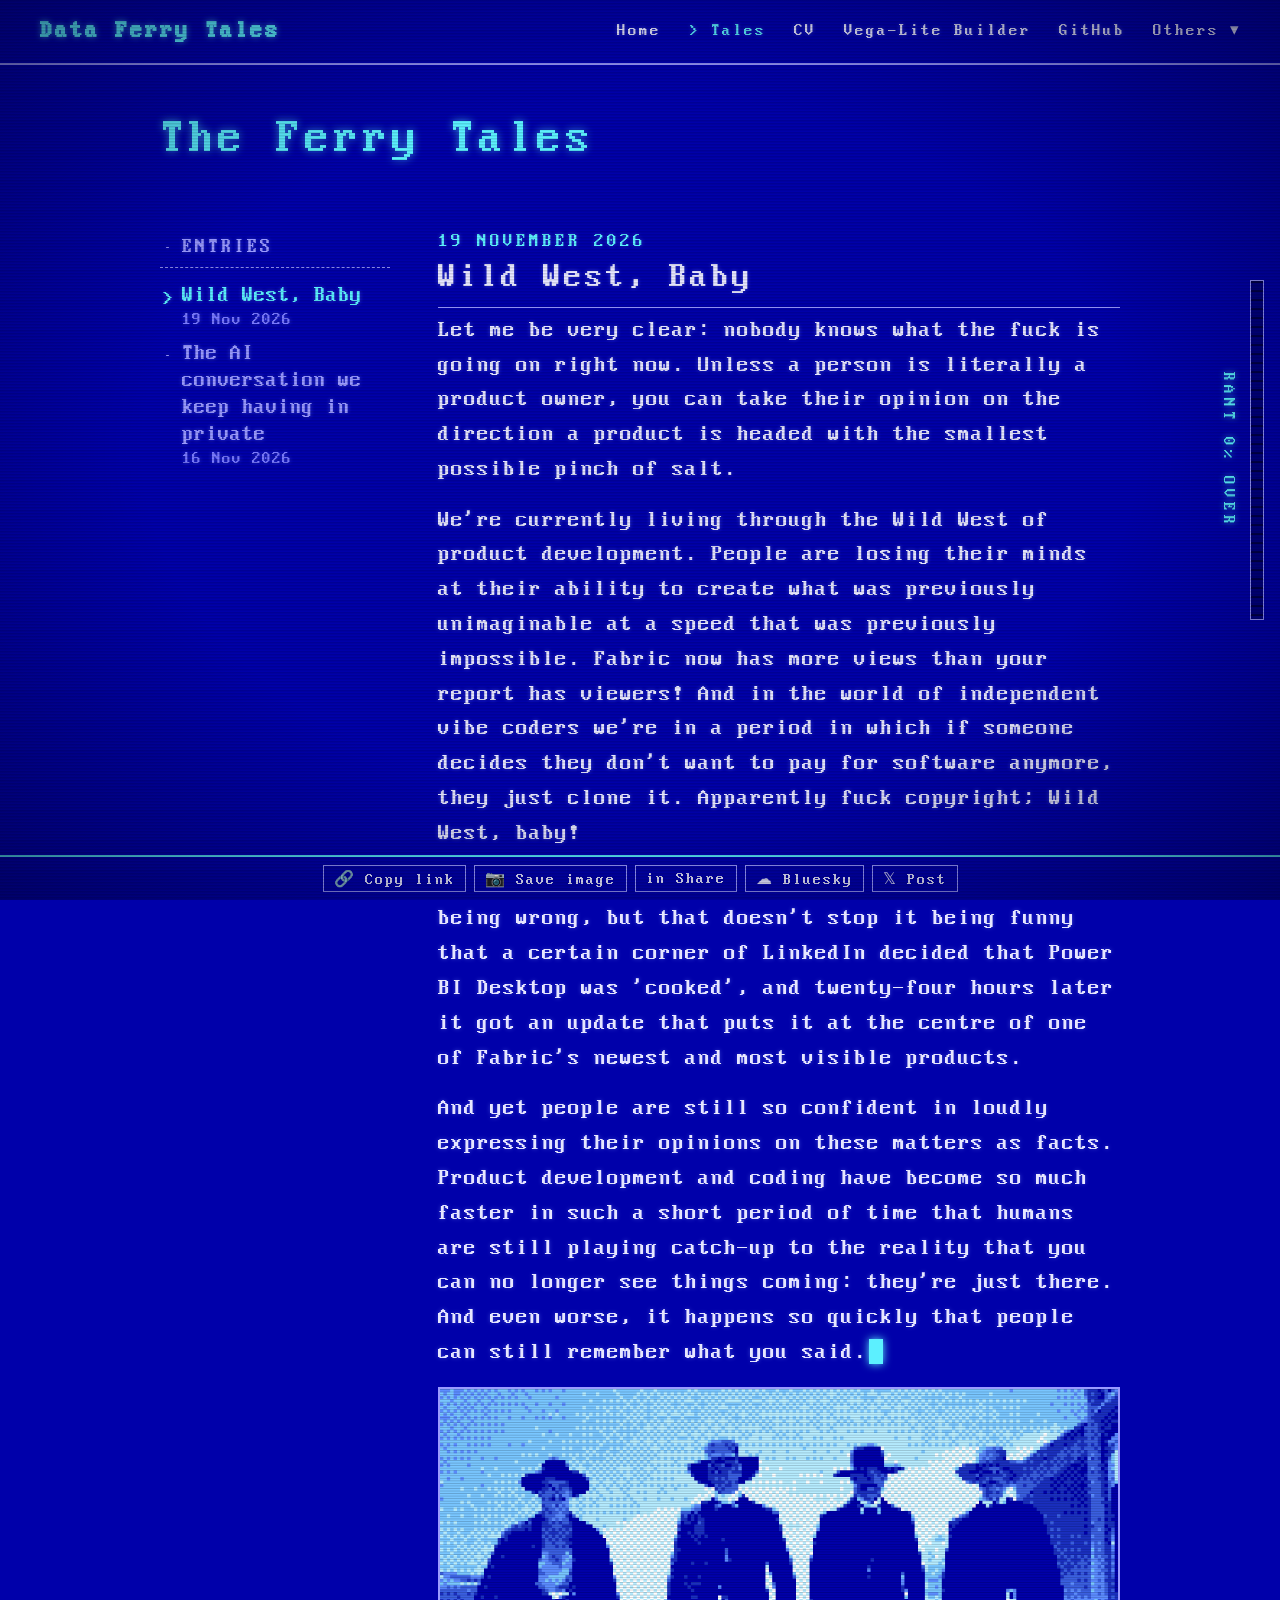
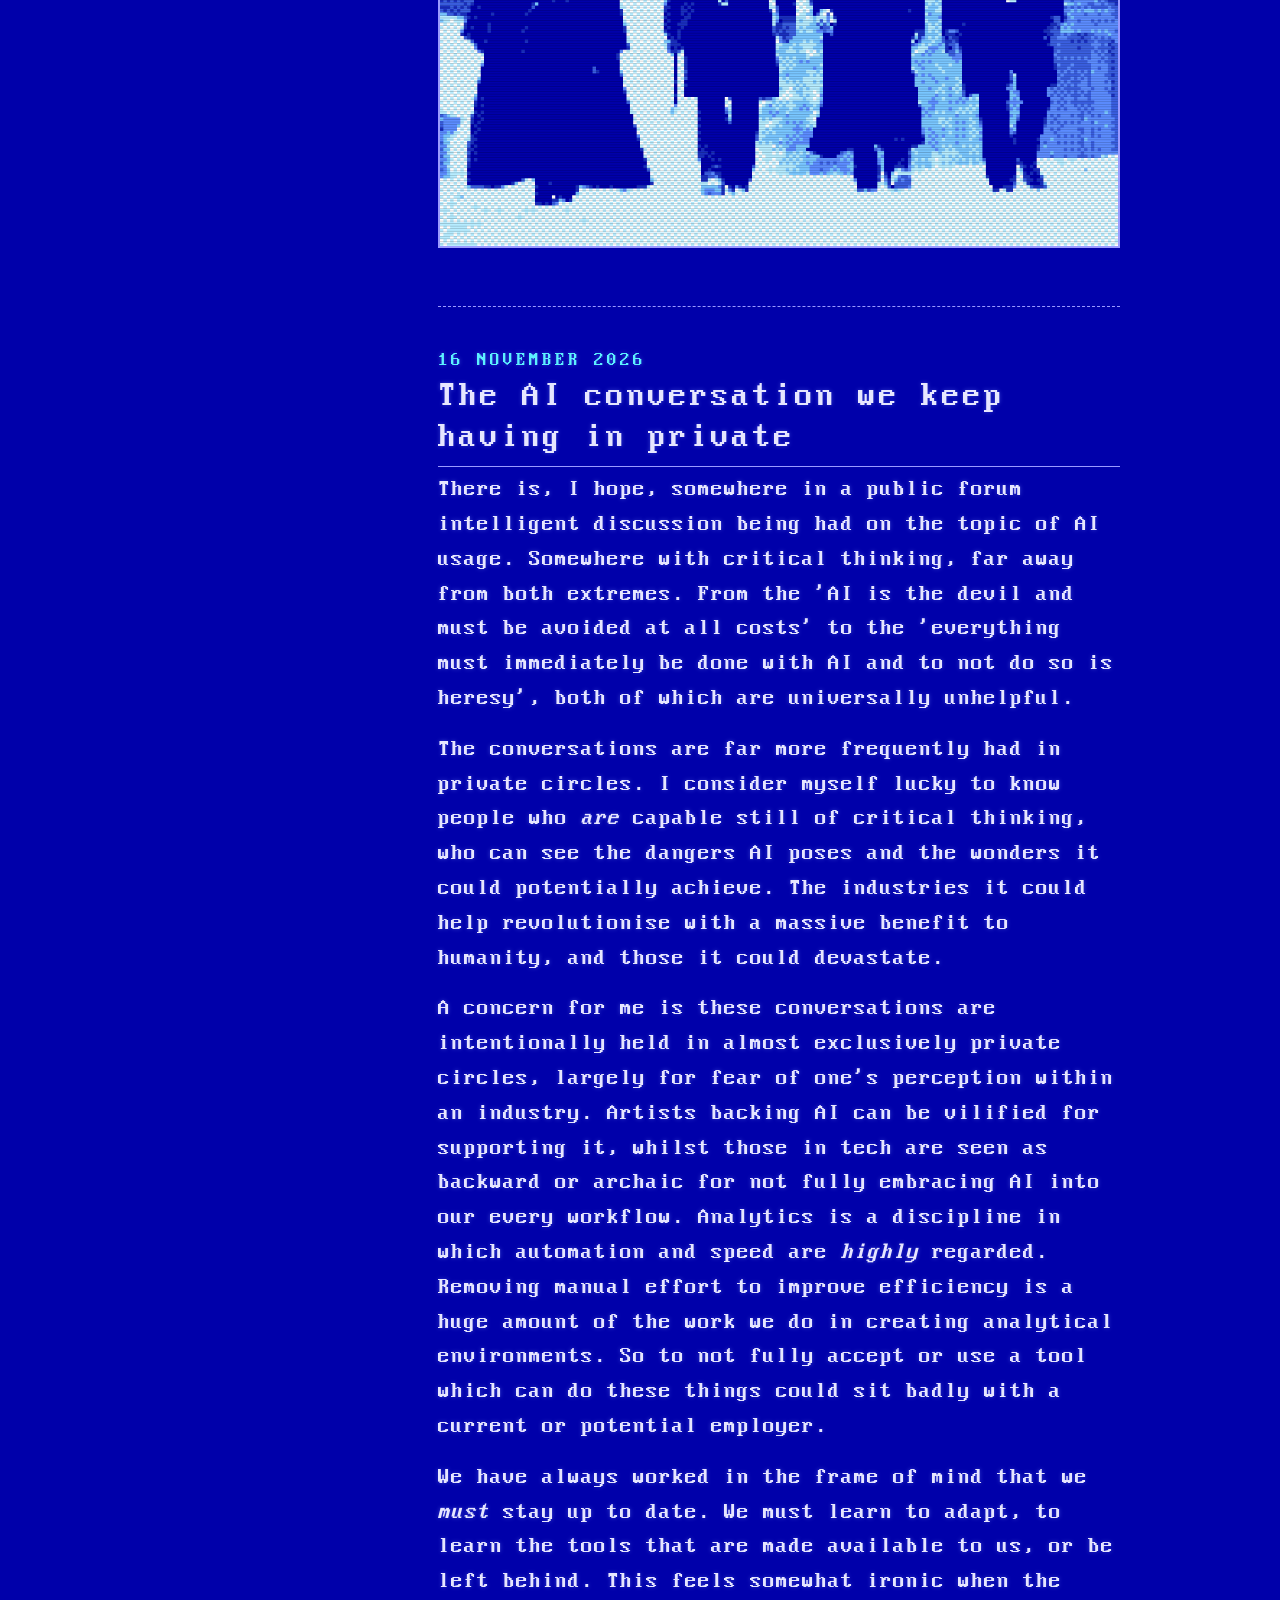
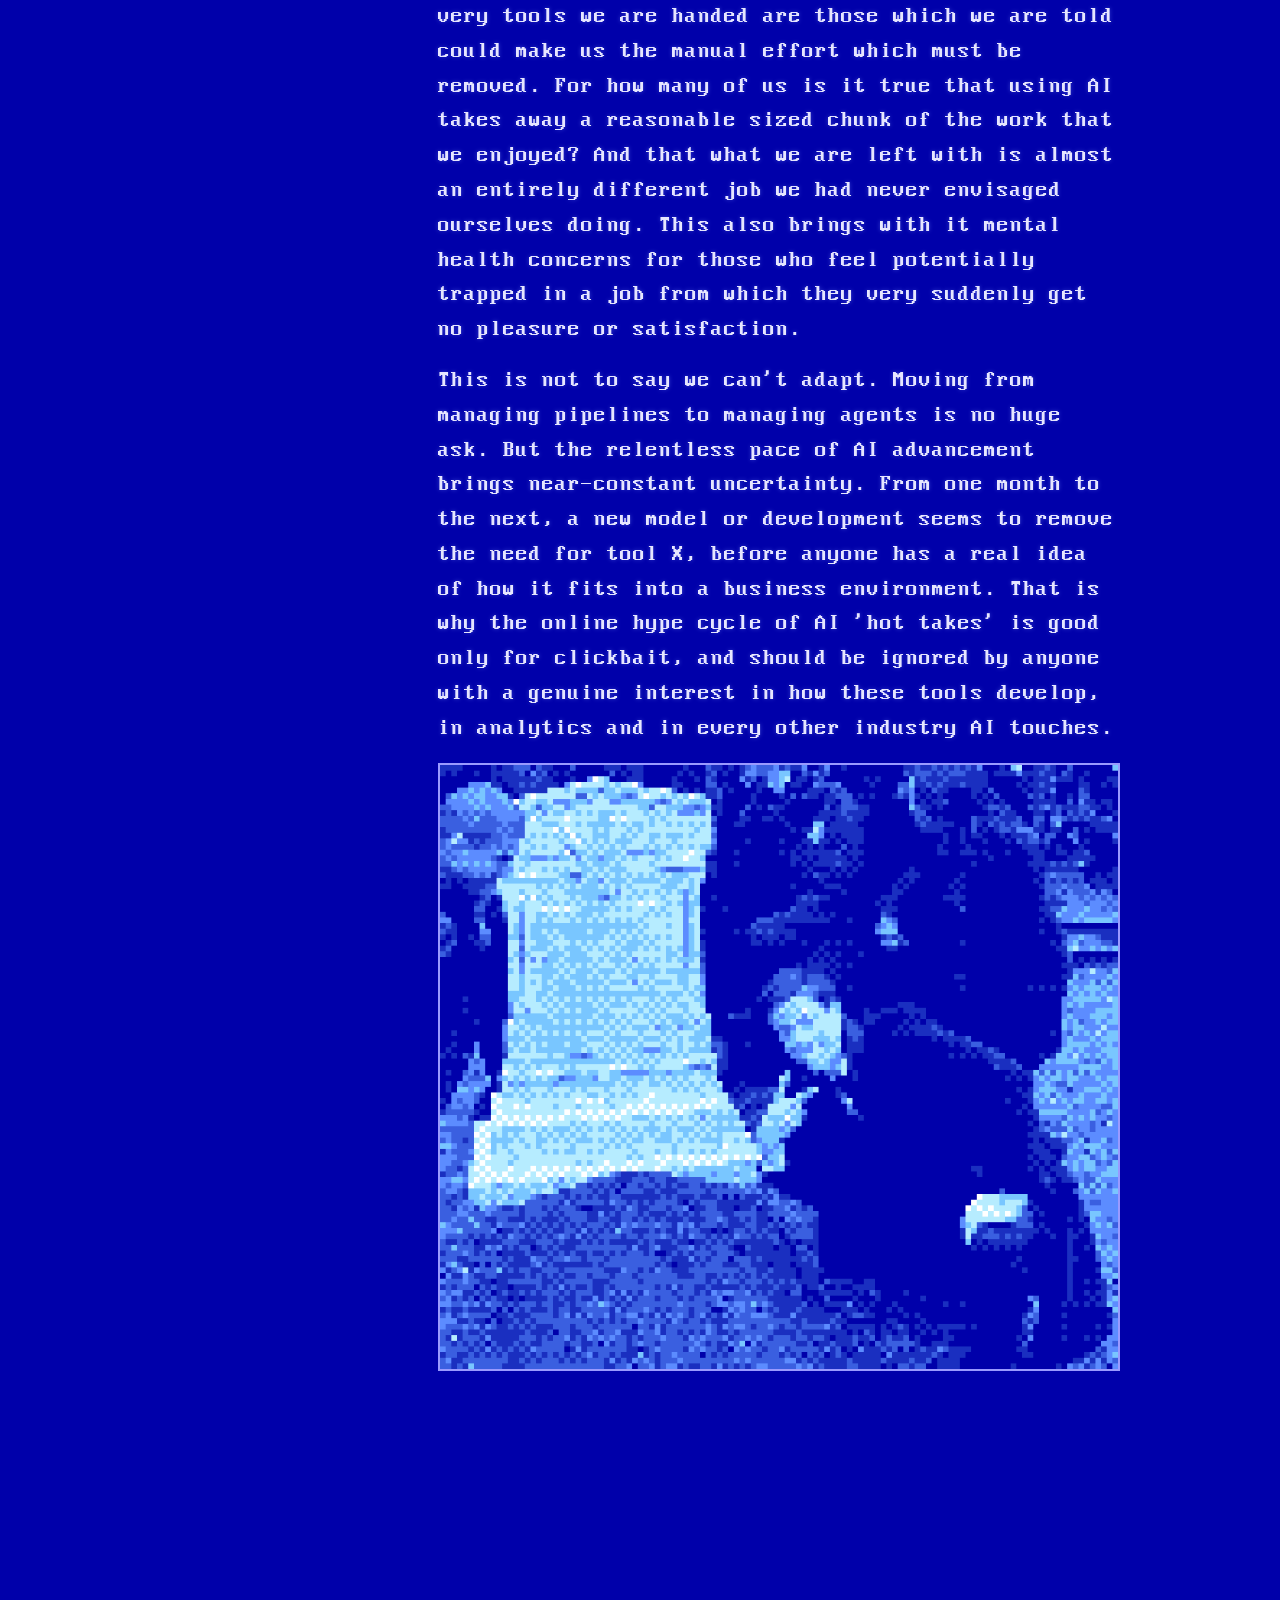
<file: tales/p/wild-west-baby/index.html>
<!DOCTYPE html>
<html lang="en">
<head>
  <meta charset="UTF-8">
  <title>Wild West, Baby · Data Ferry Tales</title>
  <meta name="description" content="Nobody really knows what's going on right now. A note on the Wild West of product development, confident LinkedIn hot-takes, and how fast things now simply arrive.">
  <!-- Per-post social card. Scrapers (LinkedIn, Bluesky, X) read these; a
       human is redirected to the post on the main page. -->
  <meta property="og:type" content="article">
  <meta property="og:site_name" content="Data Ferry Tales">
  <meta property="og:title" content="Wild West, Baby">
  <meta property="og:description" content="Nobody really knows what's going on right now. A note on the Wild West of product development, confident LinkedIn hot-takes, and how fast things now simply arrive.">
  <meta property="og:url" content="https://dataferrytales.github.io/tales/p/wild-west-baby/">
  <meta property="og:image" content="https://dataferrytales.github.io/tales/img/cards/wild-west-baby.png">
  <meta property="og:image:width" content="1200">
  <meta property="og:image:height" content="630">
  <meta name="twitter:card" content="summary_large_image">
  <meta name="twitter:title" content="Wild West, Baby">
  <meta name="twitter:description" content="Nobody really knows what's going on right now. A note on the Wild West of product development and confident LinkedIn hot-takes.">
  <meta name="twitter:image" content="https://dataferrytales.github.io/tales/img/cards/wild-west-baby.png">
  <!-- Send readers to the post itself -->
  <link rel="canonical" href="https://dataferrytales.github.io/tales/#post-wild-west-baby">
  <meta http-equiv="refresh" content="0; url=/tales/#post-wild-west-baby">
  <script>location.replace('/tales/#post-wild-west-baby');</script>
  <style>
    body { background:#0000aa; color:#e6e6ff; font-family:'Courier New',monospace; margin:0;
           display:flex; min-height:100vh; align-items:center; justify-content:center; text-align:center; padding:24px; }
    a { color:#5cf0ff; }
  </style>
</head>
<body>
  <p>Taking you to <a href="/tales/#post-wild-west-baby">Wild West, Baby</a>&hellip;</p>
</body>
</html>
</file>
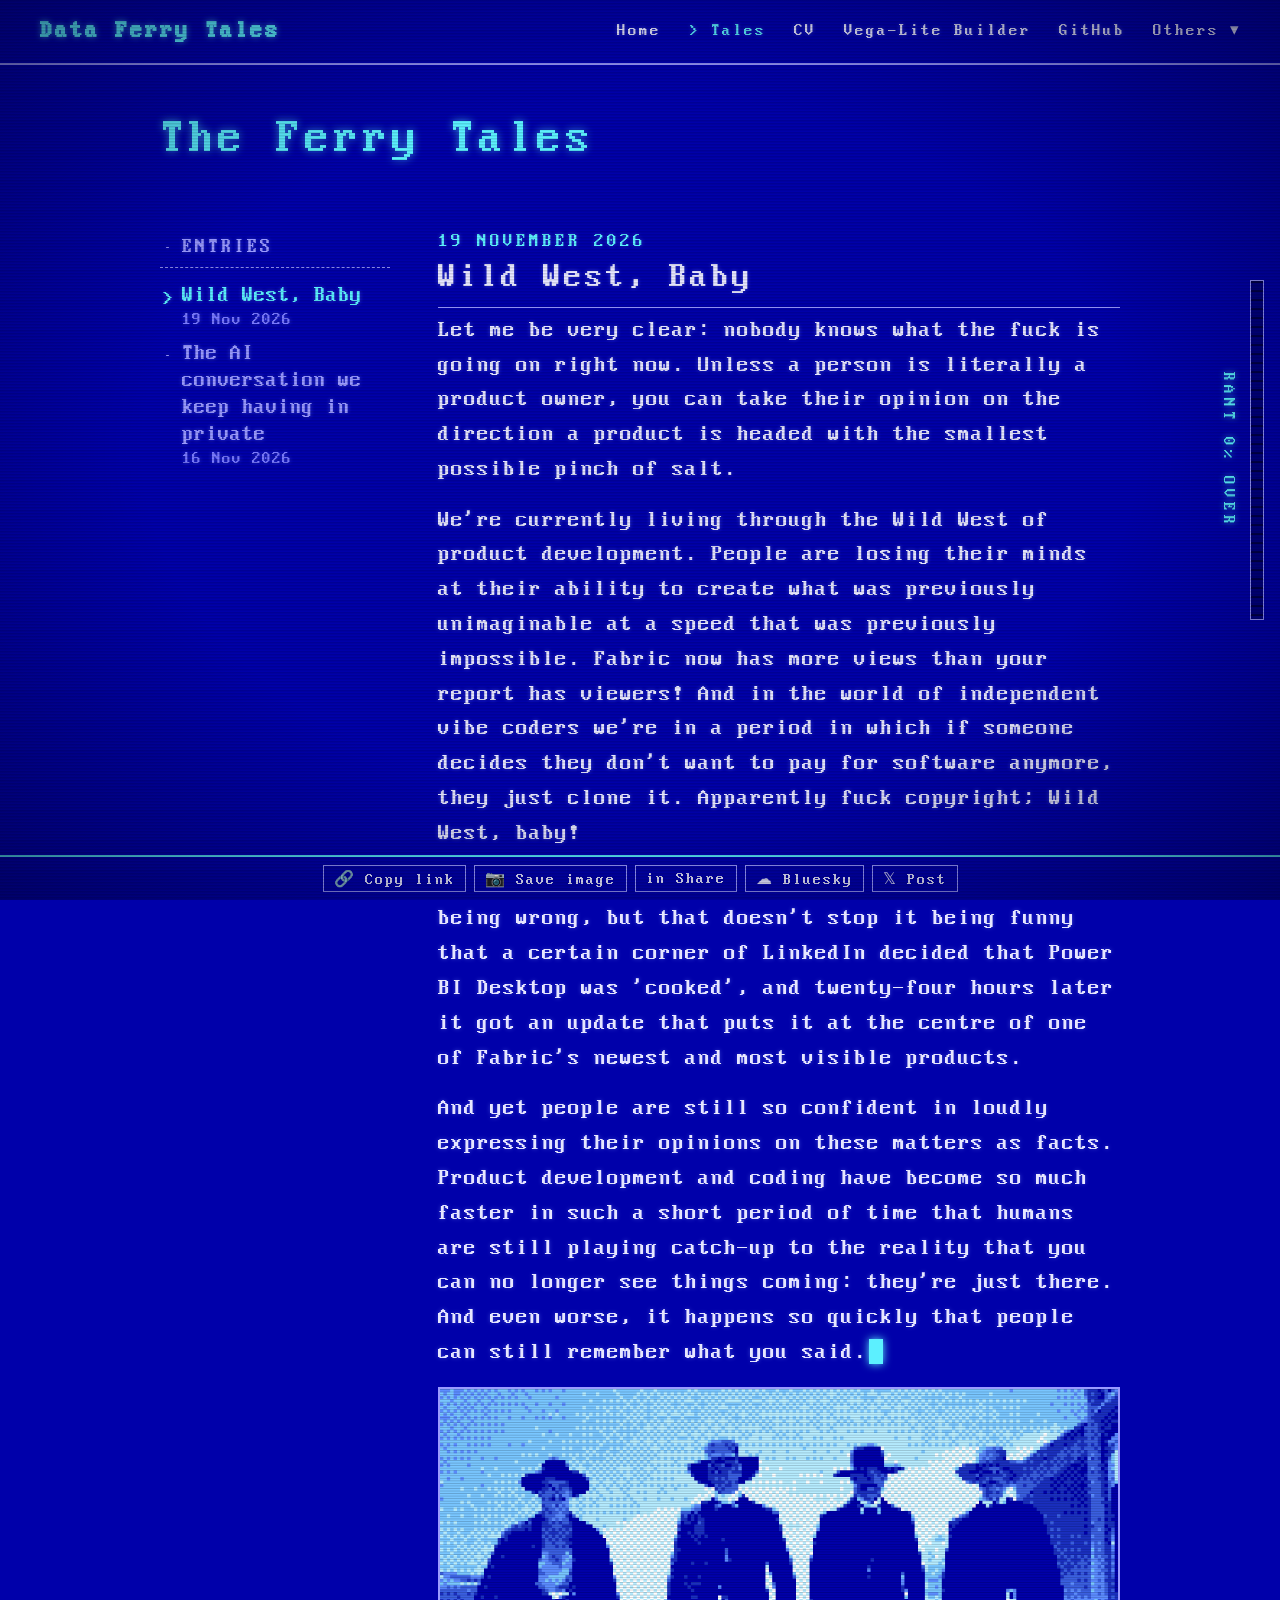
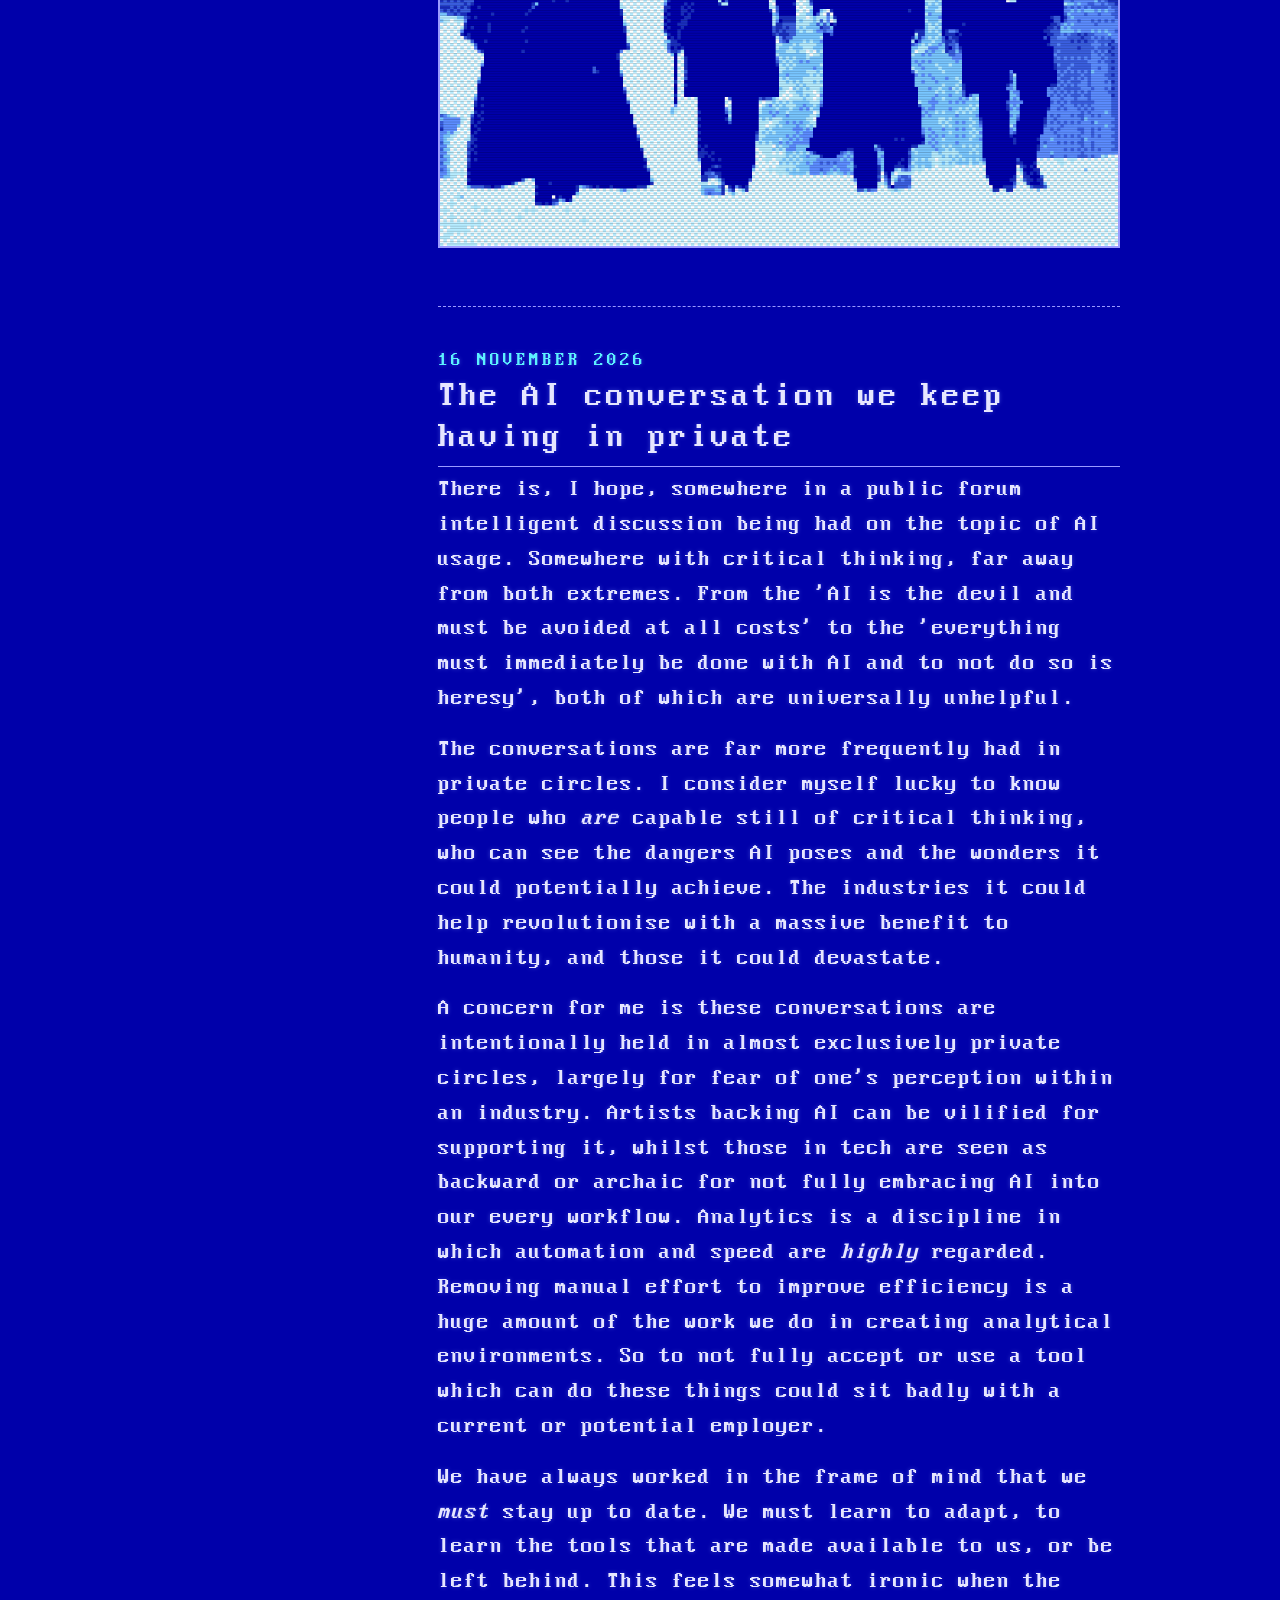
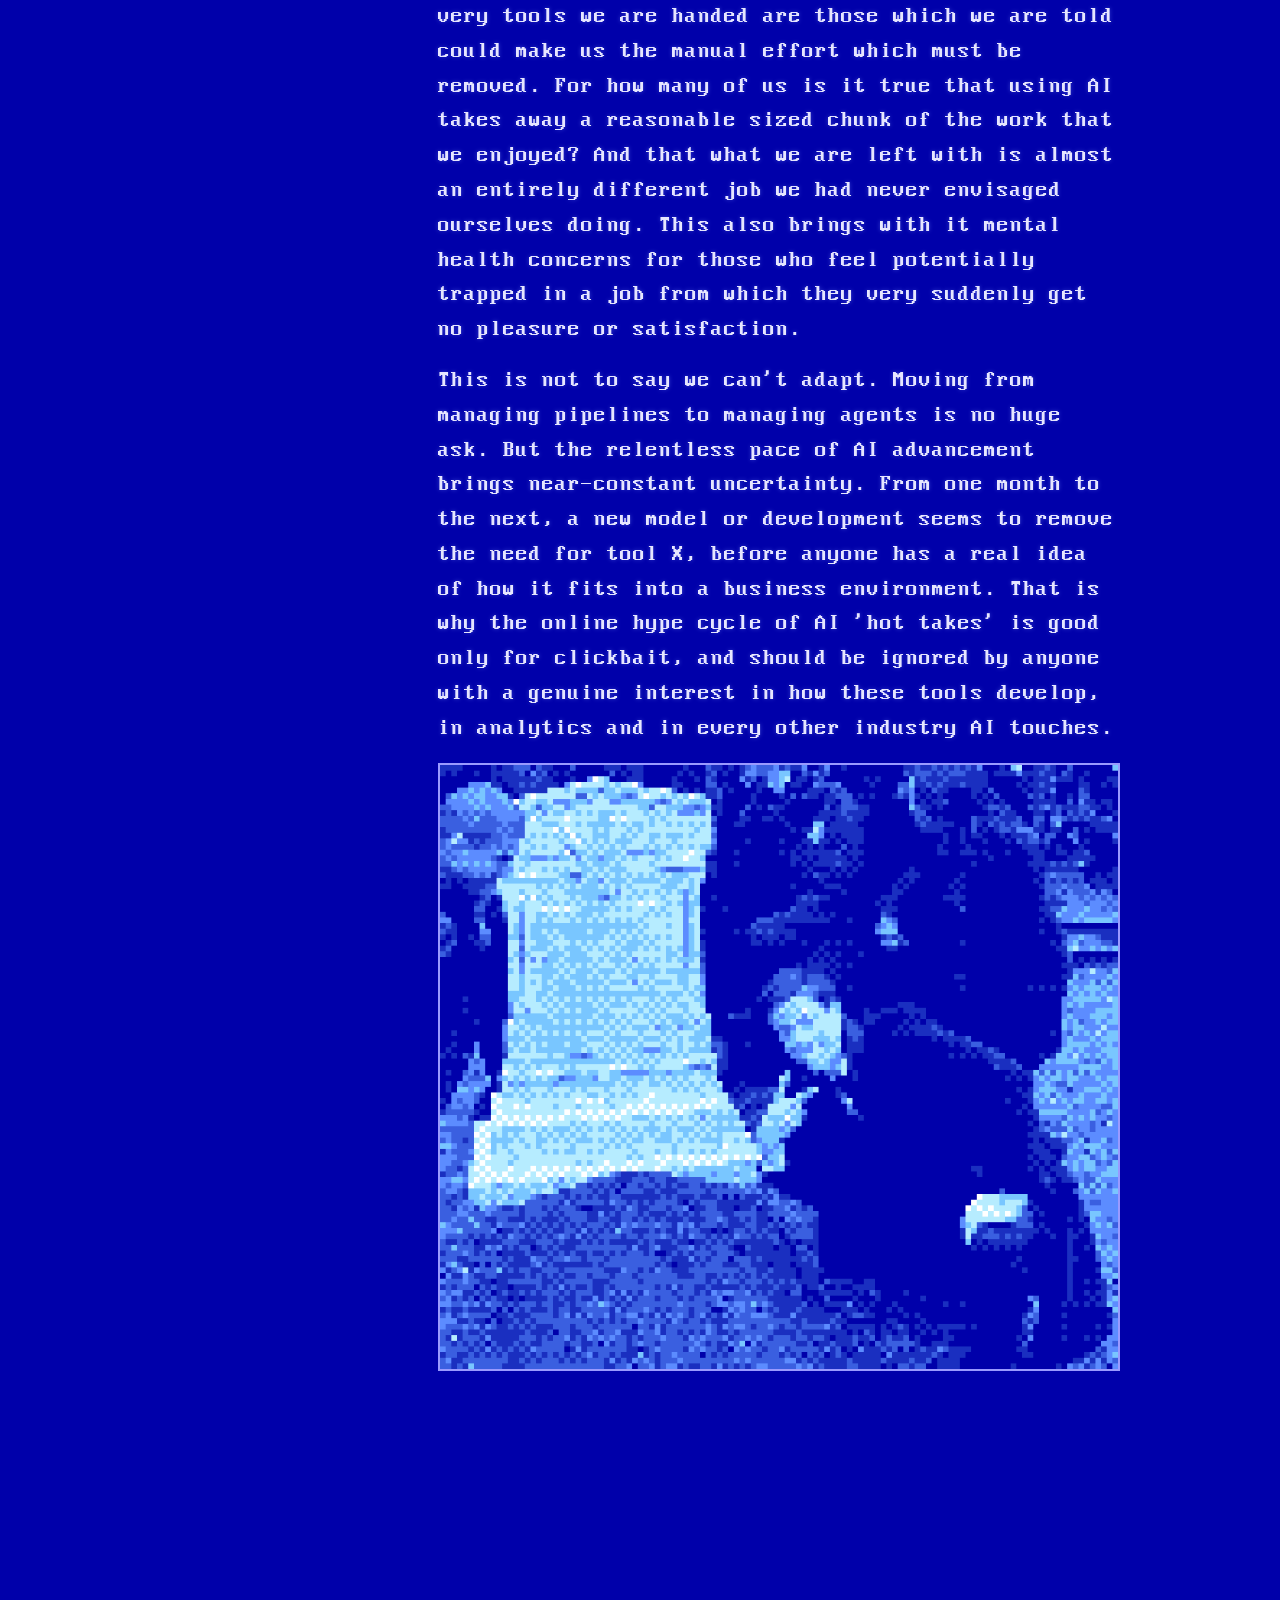
<file: blog.html>
<!DOCTYPE html>
<html lang="en">
<head>
  <meta charset="UTF-8">
  <title>Redirecting…</title>
  <link rel="canonical" href="https://dataferrytales.github.io/tales/">
  <meta http-equiv="refresh" content="0; url=/tales/">
  <script>location.replace('/tales/' + location.hash);</script>
</head>
<body>
  <p>This page has moved to <a href="/tales/">/tales/</a>.</p>
</body>
</html>
</file>
<file: style.css>
/* ── Fonts ── */
@import url('https://fonts.googleapis.com/css2?family=Poppins:wght@400;500;700&display=swap');

/* ── Reset ── */
*, *::before, *::after { box-sizing: border-box; margin: 0; padding: 0; }

/* ── Base ── */
body {
  font-family: 'Poppins', sans-serif;
  background: #ffffff;
  color: #333;
}

/* ── Header ── */
header {
  display: flex;
  align-items: center;
  justify-content: space-between;
  padding: 18px 40px;
  background: #fff;
  border-bottom: 1px solid #eee;
}

.site-title {
  font-size: 1.65rem;
  font-weight: 700;
  color: #c9185b;
  text-decoration: none;
}

nav {
  display: flex;
  align-items: center;
  gap: 28px;
  flex-wrap: wrap;
}

nav a {
  color: #c9185b;
  text-decoration: none;
  font-size: 1.225rem;
  font-weight: 500;
  transition: opacity 0.15s;
}

nav a:hover { opacity: 0.7; }
nav a.active { font-weight: 700; }

/* ── "Others" nav dropdown ── */
.nav-dropdown { position: relative; }

.nav-drop-toggle {
  font-family: 'Poppins', sans-serif;
  font-size: 1.225rem;
  font-weight: 500;
  color: #c9185b;
  background: none;
  border: none;
  padding: 0;
  cursor: pointer;
  transition: opacity 0.15s;
}

.nav-drop-toggle:hover { opacity: 0.7; }

.nav-drop-menu {
  position: absolute;
  top: calc(100% + 8px);
  right: 0;
  display: none;
  flex-direction: column;
  min-width: 160px;
  background: #fff;
  border: 1px solid #e6e6e6;
  border-radius: 12px;
  padding: 6px;
  z-index: 50;
}

.nav-dropdown.open .nav-drop-menu,
.nav-dropdown:focus-within .nav-drop-menu { display: flex; }

.nav-drop-menu a {
  font-size: 1.1rem;
  padding: 8px 14px;
  border-radius: 8px;
  white-space: nowrap;
}

.nav-drop-menu a:hover { background: #f6f6f6; opacity: 1; }

/* ── Landing hero ── */
.hero {
  max-width: 660px;
  margin: 30px auto 60px;
  padding: 0 20px;
}

.card {
  background: #f0f0f0;
  border-radius: 18px;
  padding: 20px 50px 36px;
  text-align: center;
  position: relative;
  margin-top: 65px;
}

.avatar-wrap {
  position: absolute;
  top: -100px;
  left: 50%;
  transform: translateX(-50%);
}

.avatar-wrap img {
  width: 200px;
  height: 200px;
  border-radius: 50%;
  border: 3px solid #fff;
  display: block;
}

.avatar-placeholder {
  width: 100px;
  height: 100px;
  border-radius: 50%;
  border: 3px solid #fff;
  background: #f5c842;
  display: flex;
  align-items: center;
  justify-content: center;
  font-size: 3rem;
}

.card-spacer { height: 110px; }

.card p {
  color: #4a3a8a;
  font-size: 1.115rem;
  line-height: 1.7;
  margin-bottom: 18px;
}

.card p:last-child { margin-bottom: 0; }

/* ── Social buttons ── */
.social-links {
  display: flex;
  justify-content: center;
  gap: 18px;
  margin-top: 32px;
}

.social-btn {
  width: 80px;
  height: 80px;
  background: #c9185b;
  border-radius: 14px;
  display: flex;
  align-items: center;
  justify-content: center;
  text-decoration: none;
  transition: opacity 0.15s, transform 0.15s;
}

.social-btn:hover { opacity: 0.85; transform: translateY(-2px); }

.social-btn svg {
  width: 40px;
  height: 40px;
  fill: #ffffff;
}

/* ── Report pages ── */
.report-page {
  display: flex;
  flex-direction: column;
  height: calc(100vh - 58px);
}

.report-title-bar {
  padding: 10px 30px;
  background: #f8f8f8;
  border-bottom: 1px solid #eee;
  font-size: 1.1rem;
  font-weight: 700;
  color: #1e2060;
}

.report-frame {
  flex: 1;
  width: 100%;
  border: none;
  display: block;
}

/* ── Responsive ── */
@media (max-width: 600px) {
  header { flex-direction: column; gap: 14px; padding: 16px 20px; }
  nav { justify-content: center; gap: 16px; }
  .card { padding: 20px 24px 28px; margin-top: 20px; }
  .card-spacer { display: none; }
  .avatar-wrap {
    position: relative;
    top: auto;
    left: auto;
    transform: none;
    margin: 0 auto 16px;
    width: fit-content;
  }
}
</file>
